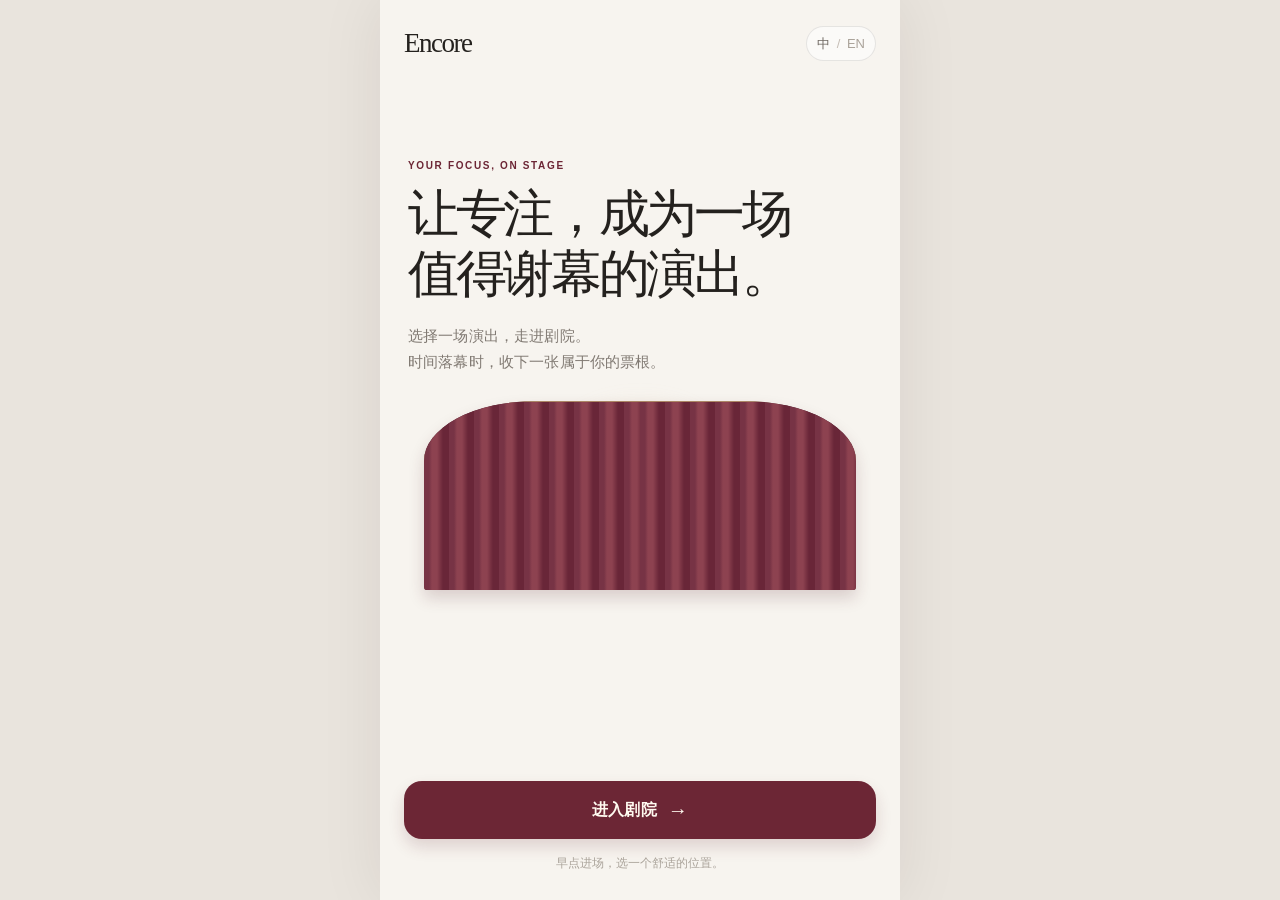
<file: index.html>
<!doctype html>
<html lang="zh-CN">
  <head>
    <meta charset="UTF-8" />
    <meta name="viewport" content="width=device-width, initial-scale=1.0" />
    <meta name="theme-color" content="#f7f4ef" />
    <title>Encore — 让专注成为一场演出</title>
    <link rel="stylesheet" href="styles.css" />
  </head>
  <body>
    <main class="welcome-page">
      <nav class="top-bar" aria-label="顶部导航">
        <span class="brand">Encore</span>
        <button class="language-button" type="button" aria-label="Switch language">
          <span class="language-option language-option--active" data-language="zh">中</span>
          <span class="language-divider" aria-hidden="true">/</span>
          <span class="language-option" data-language="en">EN</span>
        </button>
      </nav>

      <section class="hero" aria-labelledby="welcome-title">
        <p class="eyebrow" data-i18n="eyebrow">YOUR FOCUS, ON STAGE</p>
        <h1 id="welcome-title" data-i18n="title">让专注，成为一场<br />值得谢幕的演出。</h1>
        <p class="intro" data-i18n="intro">
          选择一场演出，走进剧院。<br />
          时间落幕时，收下一张属于你的票根。
        </p>
      </section>

      <section class="stage-card" aria-label="Encore 剧院预览">
        <div class="stage-card__glow"></div>
        <div class="proscenium" aria-hidden="true">
          <div class="curtain curtain--left"></div>
          <div class="curtain curtain--right"></div>
          <div class="stage-light"></div>
        </div>
      </section>

      <div class="welcome-actions">
        <a class="primary-button" href="home.html">
          <span data-i18n="start">进入剧院</span>
          <span class="button-arrow" aria-hidden="true">→</span>
        </a>
        <p class="hint" data-i18n="hint">早点进场，选一个舒适的位置。</p>
      </div>
    </main>
    <div class="theatre-transition" aria-hidden="true"><div class="theatre-transition__curtain theatre-transition__curtain--left"></div><div class="theatre-transition__curtain theatre-transition__curtain--right"></div><span>ENCORE</span></div>
    <script src="app.js"></script>
  </body>
</html>
</file>
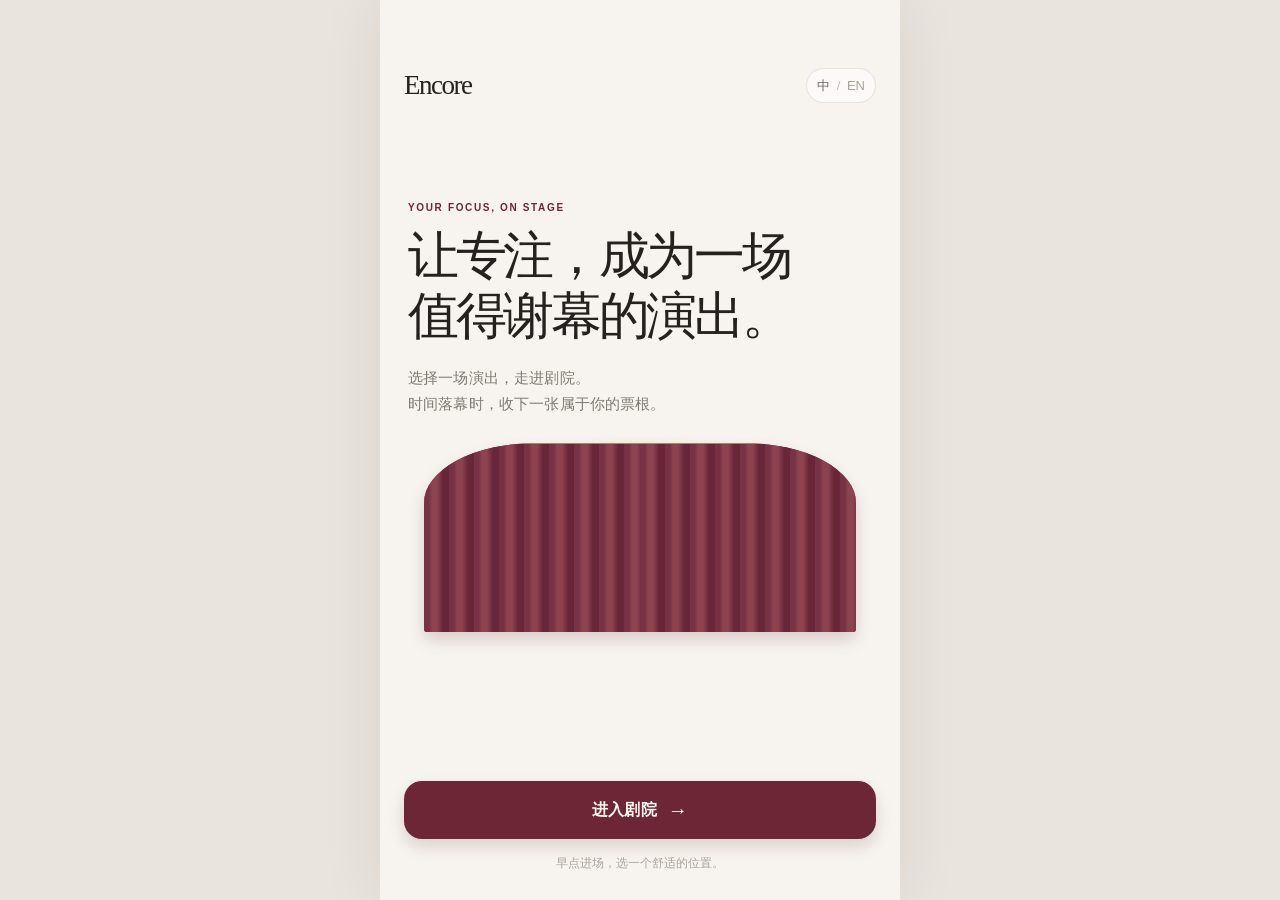
<file: xhs-minitool/index.html>
<!doctype html>
<html lang="zh-CN"><head><meta charset="UTF-8" /><meta name="viewport" content="width=device-width, initial-scale=1.0, maximum-scale=1.0, user-scalable=no, viewport-fit=cover" /><meta name="theme-color" content="#f7f4ef" /><title>Encore</title><link rel="stylesheet" href="./router.css" /><link rel="stylesheet" href="./styles.css" data-style="welcome" disabled />
<link rel="stylesheet" href="./home.css" data-style="home" disabled />
<link rel="stylesheet" href="./ticket.css" data-style="ticket" disabled />
<link rel="stylesheet" href="./focus.css" data-style="focus" disabled />
<link rel="stylesheet" href="./focus-layout.css" data-style="focus" disabled />
<link rel="stylesheet" href="./tickets.css" data-style="tickets" disabled /></head><body><div id="minitool-root"></div><template id="page-welcome">
    <main class="welcome-page">
      <nav class="top-bar" aria-label="顶部导航">
        <span class="brand">Encore</span>
        <button class="language-button" type="button" aria-label="Switch language">
          <span class="language-option language-option--active" data-language="zh">中</span>
          <span class="language-divider" aria-hidden="true">/</span>
          <span class="language-option" data-language="en">EN</span>
        </button>
      </nav>

      <section class="hero" aria-labelledby="welcome-title">
        <p class="eyebrow" data-i18n="eyebrow">YOUR FOCUS, ON STAGE</p>
        <h1 id="welcome-title" data-i18n="title">让专注，成为一场<br />值得谢幕的演出。</h1>
        <p class="intro" data-i18n="intro">
          选择一场演出，走进剧院。<br />
          时间落幕时，收下一张属于你的票根。
        </p>
      </section>

      <section class="stage-card" aria-label="Encore 剧院预览">
        <div class="stage-card__glow"></div>
        <div class="proscenium" aria-hidden="true">
          <div class="curtain curtain--left"></div>
          <div class="curtain curtain--right"></div>
          <div class="stage-light"></div>
        </div>
      </section>

      <div class="welcome-actions">
        <a class="primary-button" href="#home" data-route="home">
          <span data-i18n="start">进入剧院</span>
          <span class="button-arrow" aria-hidden="true">→</span>
        </a>
        <p class="hint" data-i18n="hint">早点进场，选一个舒适的位置。</p>
      </div>
    </main>
    <div class="theatre-transition" aria-hidden="true"><div class="theatre-transition__curtain theatre-transition__curtain--left"></div><div class="theatre-transition__curtain theatre-transition__curtain--right"></div><span>ENCORE</span></div>
    
  </template>
<template id="page-home">
    <main class="theatre-app">
      <header class="app-header">
        <a class="brand" href="#welcome" data-route="welcome">Encore</a>
        <div class="header-controls">
          <button class="language-toggle" id="language-toggle" type="button" aria-label="切换语言"><span data-language="zh">中</span><i>/</i><span data-language="en">EN</span></button>
          <button class="quiet-button" type="button" aria-label="查看本月观演时长"><span id="current-month"></span><b id="current-day"></b></button>
        </div>
      </header>
      <section class="resume-performance" id="resume-performance" hidden>
        <p id="resume-performance-kicker">未完成的演出</p><h2 id="resume-performance-title"></h2><span id="resume-performance-meta"></span><button type="button" id="resume-performance-button">继续下半场 <i>→</i></button>
      </section>

      <section class="screen" id="screen-explore" aria-labelledby="explore-title">
        <p class="eyebrow" data-i18n="exploreEyebrow">CURATED FOR TONIGHT</p>
        <h1 id="explore-title" data-i18n="exploreTitle">今晚，想看哪一场？</h1>
        <p class="screen-intro" data-i18n="exploreIntro">从一场演出开始，给时间一个值得期待的结尾。</p>
        <div class="show-list" id="show-list"></div>
      </section>

      <section class="screen screen--active" id="screen-custom" aria-labelledby="custom-title">
        <p class="eyebrow" data-i18n="customEyebrow">YOUR PERSONAL MATINÉE</p>
        <h1 id="custom-title">为自己安排一场演出。</h1>
        <p class="screen-intro" id="custom-subtitle">从剧名到座位，为自己安排好这一晚。</p>
        <article class="poster-card" id="poster-card" aria-label="自定义音乐剧海报">
          <div class="poster-stars" aria-hidden="true">✦　·　✦</div>
          <div class="poster-arch" aria-hidden="true"><span></span></div>
          <p class="poster-kicker" id="poster-kicker">AN ENCORE ORIGINAL</p>
          <h2 id="poster-title">一段属于你的<br />安静时光</h2>
          <p class="poster-meta" id="poster-meta">ONE NIGHT ONLY · 2026</p>
        </article>
        <div class="setting-card" id="settings-list" aria-label="本场演出信息"></div>
        <label class="save-show" id="save-show-row"><input id="save-show" type="checkbox" /><span class="save-show__box" aria-hidden="true">✓</span><span>将这场演出加入探索剧目</span></label>
        <button class="remove-show" id="remove-saved-show" type="button" hidden></button><a class="continue-button" id="print-ticket" href="#ticket" data-route="ticket">打印入场券 <span>→</span></a><p class="local-storage-note custom-storage-note" id="custom-storage-note">你填写的演出信息与票根仅保存在当前设备，不会上传或共享。请勿填写或传播侵权、违法违规或侵犯他人权益的内容。</p>
      </section>

      <section class="screen" id="screen-wallet" aria-labelledby="wallet-title">
        <p class="eyebrow" data-i18n="walletEyebrow">YOUR COLLECTED ENCORES</p>
        <h1 id="wallet-title" data-i18n="walletTitle">我的票夹</h1>
        <p class="screen-intro" data-i18n="walletIntro">每张票根，都是一段已经好好度过的时间。</p>
        <div class="ticket-fan" id="ticket-fan" aria-label="已观看演出票"></div>
        <div class="wallet-summary">
          <div><span data-i18n="monthTotal">本月观演</span><b id="month-minutes" data-i18n="zeroMinutes">0 分钟</b></div>
          <div><span data-i18n="collected">已收藏</span><b id="ticket-total" data-i18n="zeroTickets">0 张票根</b></div>
        </div>
        <p class="empty-note" data-i18n="emptyNote">第一场演出结束后，票根会在这里慢慢铺开。</p>
        <p class="local-storage-note" id="local-storage-note">你的专注记录与票根签名仅保存在当前设备，不会上传或共享。</p><button class="continue-button" id="view-all-tickets" type="button" style="width:100%;margin-top:18px;border:0">查看全部票根 <span>→</span></button><button class="clear-local-data" id="clear-local-data" type="button">清空本地记录</button>
      </section>

      <nav class="tab-bar" aria-label="主导航">
        <button class="tab" type="button" data-screen="explore">
          <svg viewBox="0 0 24 24" aria-hidden="true"><circle cx="12" cy="12" r="8.5"/><path d="m14.7 9.3-1.9 4.3-4.3 1.9 1.9-4.3 4.3-1.9Z"/></svg>
          <span data-i18n="navExplore">探索剧目</span>
        </button>
        <button class="tab tab--active" type="button" data-screen="custom">
          <span class="plus-mark" aria-hidden="true">+</span>
          <span data-i18n="navCustom">自定义剧目</span>
        </button>
        <button class="tab" type="button" data-screen="wallet">
          <svg viewBox="0 0 24 24" aria-hidden="true"><path d="M4.5 8.5a2 2 0 0 1 2-2h11a2 2 0 0 1 2 2v7a2 2 0 0 1-2 2h-11a2 2 0 0 1-2-2v-7Z"/><path d="M8.5 6.5v11M15.5 6.5v11M4.5 10h3M16.5 10h3M4.5 14h3M16.5 14h3"/></svg>
          <span data-i18n="navWallet">我的票夹</span>
        </button>
      </nav>
      <section class="signature-dialog" id="signature-dialog" aria-labelledby="signature-title" aria-hidden="true" hidden>
        <div class="signature-sheet">
          <div class="signature-sheet__header">
            <div><p id="signature-kicker">ENCORE / TICKET STUB</p><h2 id="signature-title">为我的票根签名</h2></div>
            <button class="signature-close" id="signature-close" type="button" aria-label="关闭">×</button>
          </div>
          <p class="signature-ticket-name" id="signature-ticket-name"></p>
          <div class="signature-canvas-wrap"><canvas id="signature-canvas" aria-label="在票根上签名或绘画"></canvas></div>
          <div class="signature-tools" aria-label="马克笔颜色">
            <span id="signature-tool-label">选择马克笔</span>
            <button class="marker marker--gold is-selected" type="button" data-color="#b98a36" aria-label="金色"></button>
            <button class="marker marker--silver" type="button" data-color="#8e949d" aria-label="银色"></button>
            <button class="marker marker--blue" type="button" data-color="#3d6f9e" aria-label="蓝色"></button>
            <button class="marker marker--black" type="button" data-color="#24211e" aria-label="黑色"></button>
            <button class="signature-undo" id="signature-undo" type="button">撤回</button>
            <button class="signature-clear" id="signature-clear" type="button">清除</button>
          </div>
          <p class="signature-note" id="signature-note">你的笔迹会保存到这张票根。</p>
        </div>
      </section>
      <section class="ticket-detail" id="ticket-detail" aria-labelledby="ticket-detail-title" aria-hidden="true" hidden>
        <article class="ticket-detail__paper">
          <button class="ticket-detail__close" id="ticket-detail-close" type="button" aria-label="关闭">×</button>
          <p>ENCORE / TICKET STUB</p>
          <h2 id="ticket-detail-title"></h2>
          <span id="ticket-detail-venue"></span>
          <div class="ticket-detail__rule"></div>
          <dl><div><dt>FOCUS TIME</dt><dd id="ticket-detail-time"></dd></div><div><dt>SEAT</dt><dd id="ticket-detail-seat"></dd></div><div><dt>STATUS</dt><dd id="ticket-detail-status"></dd></div></dl>
          <img id="ticket-detail-signature" alt="" hidden />
          <div class="ticket-detail__actions" style="position:absolute;z-index:3;right:20px;bottom:17px;display:flex;gap:8px"><button class="ticket-detail__download" id="ticket-detail-download" type="button" style="padding:8px 11px;border:1px solid #6c2635;border-radius:8px;color:#6c2635;background:#fffaf0;font-size:11px;font-weight:650">保存图片</button><button class="ticket-detail__sign" id="ticket-detail-sign" type="button" style="position:static">为我的票根签名</button></div>
        </article>
      </section>
    </main>
    
    
  </template>
<template id="page-ticket">
    <main class="ticket-page">
      <header><button class="back" type="button" data-route="home#custom" aria-label="返回">‹</button><span class="brand">Encore</span><span class="header-space"></span></header>
      <section class="print-intro"><p>TICKET STUB</p><h1>你的票根<br />正在打印。</h1><span class="printer-light"></span></section>
      <section class="printer" aria-label="票根打印机">
        <div class="printer-slot"></div>
        <article class="printed-ticket" id="printed-ticket" style="width:310px;min-height:190px;height:190px;margin-top:78px;transform:rotate(90deg)">
          <p class="ticket-brand">ENCORE / TICKET STUB</p><h2 id="ticket-title"></h2><p class="ticket-venue" id="ticket-venue"></p><div class="ticket-rule"></div>
          <dl><div><dt>DATE</dt><dd id="ticket-date"></dd></div><div><dt>FOCUS</dt><dd id="ticket-time"></dd></div><div><dt>BREAK</dt><dd id="ticket-break"></dd></div><div><dt>SEAT</dt><dd id="ticket-seat"></dd></div></dl>
        </article>
      </section>
      <a class="seat-button" href="#focus" data-route="focus">进入剧场落座 <span>→</span></a>
    </main>
    
  </template>
<template id="page-focus">
    <main class="focus-page">
      <header>
        <span class="show-heading"><span class="brand" id="show-name">Encore</span><span class="act-label" id="act-label">· ACT I</span></span>
        <span class="header-actions"><button class="leave" id="leave-button" type="button" disabled>离开剧场 · 15:00</button><button class="pause" id="pause-button" type="button">暂停</button></span>
      </header>
      <section class="stage is-entering" id="stage">
        <div class="curtain curtain-left"></div><div class="curtain curtain-right"></div>
        <div class="focus-content"><strong id="timer">90:00</strong><span id="focus-detail">演出已经开始，请将注意力留在此刻</span></div>
        <div class="curtain-content"><p id="curtain-kicker">INTERMISSION</p><h1 id="curtain-title">中场休息</h1><strong id="curtain-timer">20:00</strong><span id="curtain-detail">稍后自动开始下半场</span><div class="intermission-actions" id="intermission-actions" hidden><button id="store-intermission" type="button">暂存本场，稍后继续</button><button id="leave-intermission" type="button">直接离开</button></div><button id="curtain-action" type="button">提前回到座位</button></div>
      </section>
      <small class="absence-rule" id="absence-rule">离开剧场时将暂停计时；超过 5 分钟未返回，本场将作废。</small>
    </main>
    
  </template>
<template id="page-tickets">
    <main class="ticket-archive">
      <header><a class="archive-back" href="#home" data-route="home#wallet" aria-label="返回票夹">‹</a><span class="brand">Encore</span><div class="archive-tools"><button class="archive-language" id="archive-language" type="button" aria-label="切换语言"><span data-language="zh">中</span><i>/</i><span data-language="en">EN</span></button><span class="archive-date"><span id="archive-month"></span><b id="archive-day"></b></span></div></header>
      <section class="archive-intro"><p>YOUR COLLECTED ENCORES</p><h1>全部票根</h1><span id="archive-count"></span></section>
      <section class="depth-carousel" id="depth-carousel" aria-label="全部票根轮播" tabindex="0">
        <div class="depth-carousel__stage" id="ticket-stage"></div>
        <button class="carousel-arrow carousel-arrow--prev" id="previous-ticket" type="button" aria-label="上一张票根">‹</button>
        <button class="carousel-arrow carousel-arrow--next" id="next-ticket" type="button" aria-label="下一张票根">›</button>
        <div class="carousel-dots" id="carousel-dots" aria-label="票根位置"></div>
      </section>
      <p class="archive-note" id="archive-note">左右滑动或使用箭头翻阅你的票根。</p>
      <div class="archive-ticket-actions" id="archive-ticket-actions" hidden>
        <button id="archive-sign" type="button">为我的票根签名</button>
        <button id="archive-save" type="button">保存到相册</button>
      </div>
      <section class="archive-signature-dialog" id="archive-signature-dialog" hidden aria-modal="true" role="dialog">
        <div class="archive-signature-panel">
          <button class="archive-signature-close" id="archive-signature-close" type="button" aria-label="关闭">×</button>
          <p id="archive-signature-kicker">为我的票根签名</p>
          <div class="archive-signature-paper" id="archive-signature-paper">
            <p>ENCORE / TICKET STUB</p><h2 id="archive-signature-title"></h2><span id="archive-signature-venue"></span><div></div>
            <dl><div><dt id="signature-date-label">日期</dt><dd id="archive-signature-date"></dd></div><div><dt id="signature-focus-label">专注时长</dt><dd id="archive-signature-focus"></dd></div><div><dt id="signature-break-label">中场</dt><dd id="archive-signature-break"></dd></div><div><dt id="signature-seat-label">座位</dt><dd id="archive-signature-seat"></dd></div></dl>
            <canvas id="archive-signature-canvas"></canvas>
          </div>
          <p class="archive-marker-label" id="archive-marker-label">选择马克笔</p>
          <div class="archive-markers"><button class="archive-marker is-active" type="button" data-color="#b98a36" aria-label="金色"></button><button class="archive-marker" type="button" data-color="#9aa0a8" aria-label="银色"></button><button class="archive-marker" type="button" data-color="#285b98" aria-label="蓝色"></button><button class="archive-marker" type="button" data-color="#24211e" aria-label="黑色"></button></div>
          <div class="archive-signature-tools"><button id="archive-signature-undo" type="button">撤回</button><button id="archive-signature-clear" type="button">清除</button></div>
        </div>
      </section>
    </main>
    
  </template><script src="./router.js"></script></body></html>
</file>
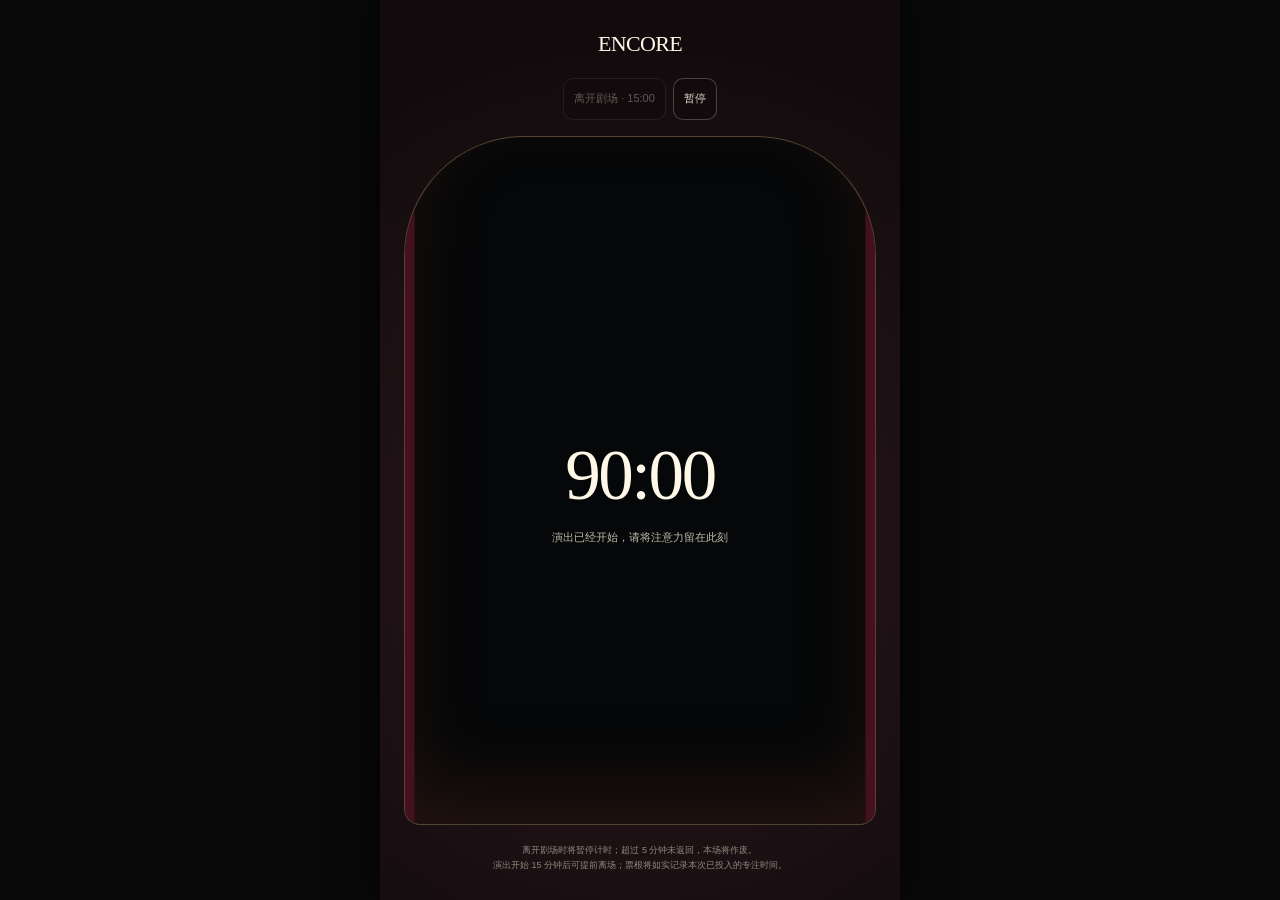
<file: focus.html>
<!doctype html>
<html lang="zh-CN">
  <head>
    <meta charset="UTF-8" />
    <meta name="viewport" content="width=device-width, initial-scale=1.0" />
    <meta name="theme-color" content="#120b0d" />
    <title>Encore — 专注中</title>
    <link rel="stylesheet" href="focus.css" />
    <link rel="stylesheet" href="focus-layout.css" />
  </head>
  <body>
    <main class="focus-page">
      <header>
        <span class="show-heading"><span class="brand" id="show-name">Encore</span><span class="act-label" id="act-label">· ACT I</span></span>
        <span class="header-actions"><button class="leave" id="leave-button" type="button" disabled>离开剧场 · 15:00</button><button class="pause" id="pause-button" type="button">暂停</button></span>
      </header>
      <section class="stage is-entering" id="stage">
        <div class="curtain curtain-left"></div><div class="curtain curtain-right"></div>
        <div class="focus-content"><strong id="timer">90:00</strong><span id="focus-detail">演出已经开始，请将注意力留在此刻</span></div>
        <div class="curtain-content"><p id="curtain-kicker">INTERMISSION</p><h1 id="curtain-title">中场休息</h1><strong id="curtain-timer">20:00</strong><span id="curtain-detail">稍后自动开始下半场</span><div class="intermission-actions" id="intermission-actions" hidden><button id="store-intermission" type="button">暂存本场，稍后继续</button><button id="leave-intermission" type="button">直接离开</button></div><button id="curtain-action" type="button">提前回到座位</button></div>
      </section>
      <small class="absence-rule" id="absence-rule">离开剧场时将暂停计时；超过 5 分钟未返回，本场将作废。</small>
    </main>
    <script src="focus.js"></script>
  </body>
</html>
</file>
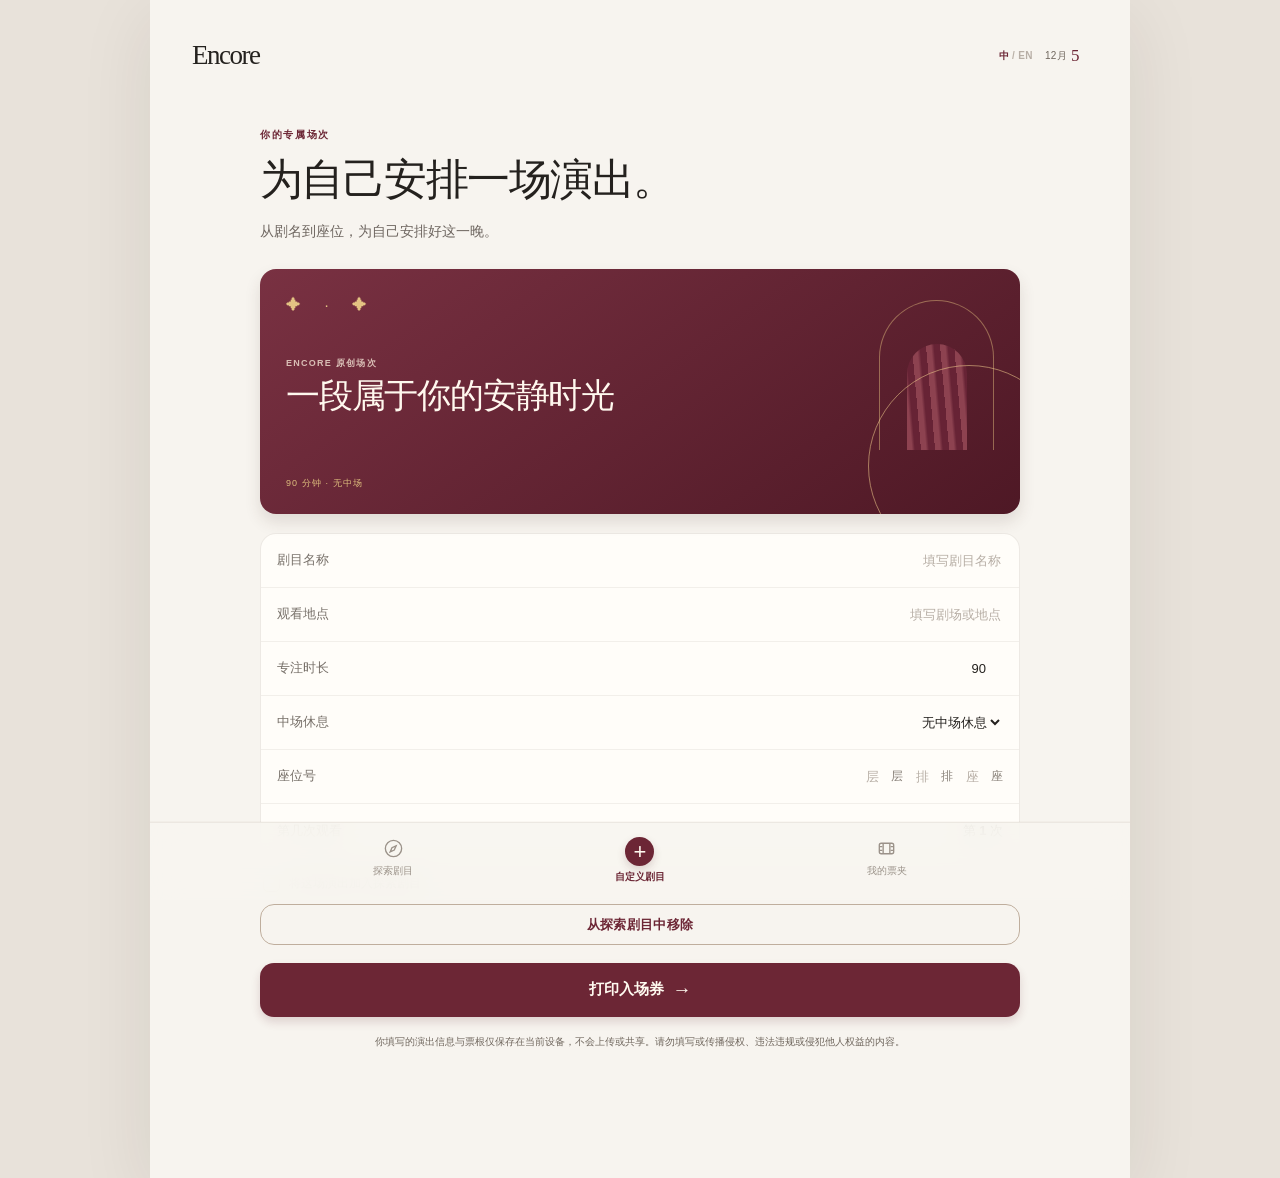
<file: home.html>
<!doctype html>
<html lang="zh-CN">
  <head>
    <meta charset="UTF-8" />
    <meta name="viewport" content="width=device-width, initial-scale=1.0" />
    <meta name="theme-color" content="#f7f4ef" />
    <title>Encore — 剧院</title>
    <link rel="stylesheet" href="home.css" />
    <style>.form-row--title{position:relative}.title-hint,.venue-hint{position:absolute;right:16px;bottom:6px;color:#a15e52;font-size:10px;line-height:1.2}.form-row--title:has(.title-hint:not([hidden])),.form-row:has(.venue-hint:not([hidden])){min-height:70px;padding-bottom:18px}.header-controls{height:35px;align-items:center;gap:12px}.language-toggle{display:flex;align-items:center;height:35px;padding:0;line-height:1}.quiet-button{display:flex;align-items:center;height:35px;padding:0;border:0;line-height:1}.language-toggle [data-language]{color:#b7aea5;transition:color .18s ease}.language-toggle [data-language].is-current{color:#6c2635}.language-toggle i{color:#bbb2a8}</style>
  </head>
  <body>
    <main class="theatre-app">
      <header class="app-header">
        <a class="brand" href="index.html">Encore</a>
        <div class="header-controls">
          <button class="language-toggle" id="language-toggle" type="button" aria-label="切换语言"><span data-language="zh">中</span><i>/</i><span data-language="en">EN</span></button>
          <button class="quiet-button" type="button" aria-label="查看本月观演时长"><span id="current-month"></span><b id="current-day"></b></button>
        </div>
      </header>

      <section class="screen" id="screen-explore" aria-labelledby="explore-title">
        <p class="eyebrow" data-i18n="exploreEyebrow">CURATED FOR TONIGHT</p>
        <h1 id="explore-title" data-i18n="exploreTitle">今晚，想看哪一场？</h1>
        <p class="screen-intro" data-i18n="exploreIntro">从一场演出开始，给时间一个值得期待的结尾。</p>
        <section class="resume-performance" id="resume-performance" hidden aria-live="polite">
          <p id="resume-kicker">还有一场未完成的演出</p>
          <h2 id="resume-title">Encore</h2>
          <span id="resume-countdown">中场休息剩余 00:00</span>
          <button id="resume-act-two" type="button">继续下半场 <i>→</i></button>
        </section>
        <div class="show-list" id="show-list"></div>
      </section>

      <section class="screen screen--active" id="screen-custom" aria-labelledby="custom-title">
        <p class="eyebrow" data-i18n="customEyebrow">YOUR PERSONAL MATINÉE</p>
        <h1 id="custom-title">为自己安排一场演出。</h1>
        <p class="screen-intro" id="custom-subtitle">从剧名到座位，为自己安排好这一晚。</p>
        <article class="poster-card" id="poster-card" aria-label="自定义音乐剧海报">
          <div class="poster-stars" aria-hidden="true">✦　·　✦</div>
          <div class="poster-arch" aria-hidden="true"><span></span></div>
          <p class="poster-kicker" id="poster-kicker">AN ENCORE ORIGINAL</p>
          <h2 id="poster-title">一段属于你的<br />安静时光</h2>
          <p class="poster-meta" id="poster-meta">ONE NIGHT ONLY · 2026</p>
        </article>
        <div class="setting-card" id="settings-list" aria-label="本场演出信息"></div>
        <label class="save-show" id="save-show-row"><input id="save-show" type="checkbox" /><span class="save-show__box" aria-hidden="true">✓</span><span>将这场演出加入探索剧目</span></label>
        <button class="remove-show" id="remove-saved-show" type="button" hidden>从探索剧目中移除</button>
        <a class="continue-button" id="print-ticket" href="ticket.html">打印入场券 <span>→</span></a>
        <p class="custom-storage-note" id="custom-storage-note">你填写的演出信息与票根仅保存在当前设备，不会上传或共享。请勿填写或传播侵权、违法违规或侵犯他人权益的内容。</p>
      </section>

      <section class="screen" id="screen-wallet" aria-labelledby="wallet-title">
        <p class="eyebrow" data-i18n="walletEyebrow">YOUR COLLECTED ENCORES</p>
        <h1 id="wallet-title" data-i18n="walletTitle">我的票夹</h1>
        <p class="screen-intro" data-i18n="walletIntro">每张票根，都是一段已经好好度过的时间。</p>
        <div class="ticket-fan" id="ticket-fan" aria-label="已观看演出票"></div>
        <div class="wallet-summary">
          <div><span data-i18n="monthTotal">本月观演</span><b id="month-minutes" data-i18n="zeroMinutes">0 分钟</b></div>
          <div><span data-i18n="collected">已收藏</span><b id="ticket-total" data-i18n="zeroTickets">0 张票根</b></div>
        </div>
        <p class="empty-note" data-i18n="emptyNote">第一场演出结束后，票根会在这里慢慢铺开。</p>
        <button class="continue-button" id="view-all-tickets" type="button" style="width:100%;margin-top:18px;border:0">查看全部票根 <span>→</span></button>
        <p class="local-storage-note" id="local-storage-note">你的专注记录与票根签名仅保存在当前设备，不会上传或共享。</p>
        <button class="clear-local-data" id="clear-local-data" type="button">清空本地记录</button>
      </section>

      <nav class="tab-bar" aria-label="主导航">
        <button class="tab" type="button" data-screen="explore">
          <svg viewBox="0 0 24 24" aria-hidden="true"><circle cx="12" cy="12" r="8.5"/><path d="m14.7 9.3-1.9 4.3-4.3 1.9 1.9-4.3 4.3-1.9Z"/></svg>
          <span data-i18n="navExplore">探索剧目</span>
        </button>
        <button class="tab tab--active" type="button" data-screen="custom">
          <span class="plus-mark" aria-hidden="true">+</span>
          <span data-i18n="navCustom">自定义剧目</span>
        </button>
        <button class="tab" type="button" data-screen="wallet">
          <svg viewBox="0 0 24 24" aria-hidden="true"><path d="M4.5 8.5a2 2 0 0 1 2-2h11a2 2 0 0 1 2 2v7a2 2 0 0 1-2 2h-11a2 2 0 0 1-2-2v-7Z"/><path d="M8.5 6.5v11M15.5 6.5v11M4.5 10h3M16.5 10h3M4.5 14h3M16.5 14h3"/></svg>
          <span data-i18n="navWallet">我的票夹</span>
        </button>
      </nav>
      <section class="signature-dialog" id="signature-dialog" aria-labelledby="signature-title" aria-hidden="true" hidden>
        <div class="signature-sheet">
          <div class="signature-sheet__header">
            <div><p id="signature-kicker">ENCORE / TICKET STUB</p><h2 id="signature-title">为我的票根签名</h2></div>
            <button class="signature-close" id="signature-close" type="button" aria-label="关闭">×</button>
          </div>
          <p class="signature-ticket-name" id="signature-ticket-name"></p>
          <div class="signature-canvas-wrap"><canvas id="signature-canvas" aria-label="在票根上签名或绘画"></canvas></div>
          <div class="signature-tools" aria-label="马克笔颜色">
            <span id="signature-tool-label">选择马克笔</span>
            <button class="marker marker--gold is-selected" type="button" data-color="#b98a36" aria-label="金色"></button>
            <button class="marker marker--silver" type="button" data-color="#8e949d" aria-label="银色"></button>
            <button class="marker marker--blue" type="button" data-color="#3d6f9e" aria-label="蓝色"></button>
            <button class="marker marker--black" type="button" data-color="#24211e" aria-label="黑色"></button>
            <button class="signature-undo" id="signature-undo" type="button">撤回</button>
            <button class="signature-clear" id="signature-clear" type="button">清除</button>
          </div>
          <p class="signature-note" id="signature-note">你的笔迹会保存到这张票根。</p>
        </div>
      </section>
      <section class="ticket-detail" id="ticket-detail" aria-labelledby="ticket-detail-title" aria-hidden="true" hidden>
        <article class="ticket-detail__paper">
          <button class="ticket-detail__close" id="ticket-detail-close" type="button" aria-label="关闭">×</button>
          <p>ENCORE / TICKET STUB</p>
          <h2 id="ticket-detail-title"></h2>
          <span id="ticket-detail-venue"></span>
          <div class="ticket-detail__rule"></div>
          <dl><div><dt>FOCUS TIME</dt><dd id="ticket-detail-time"></dd></div><div><dt>SEAT</dt><dd id="ticket-detail-seat"></dd></div><div><dt>STATUS</dt><dd id="ticket-detail-status"></dd></div></dl>
          <img id="ticket-detail-signature" alt="" hidden />
          <div class="ticket-detail__actions" style="position:absolute;z-index:3;right:20px;bottom:17px;display:flex;gap:8px"><button class="ticket-detail__download" id="ticket-detail-download" type="button" style="padding:8px 11px;border:1px solid #6c2635;border-radius:8px;color:#6c2635;background:#fffaf0;font-size:11px;font-weight:650">保存图片</button><button class="ticket-detail__sign" id="ticket-detail-sign" type="button" style="position:static">为我的票根签名</button></div>
        </article>
      </section>
    </main>
    <script src="home.js"></script>
  </body>
</html>
</file>
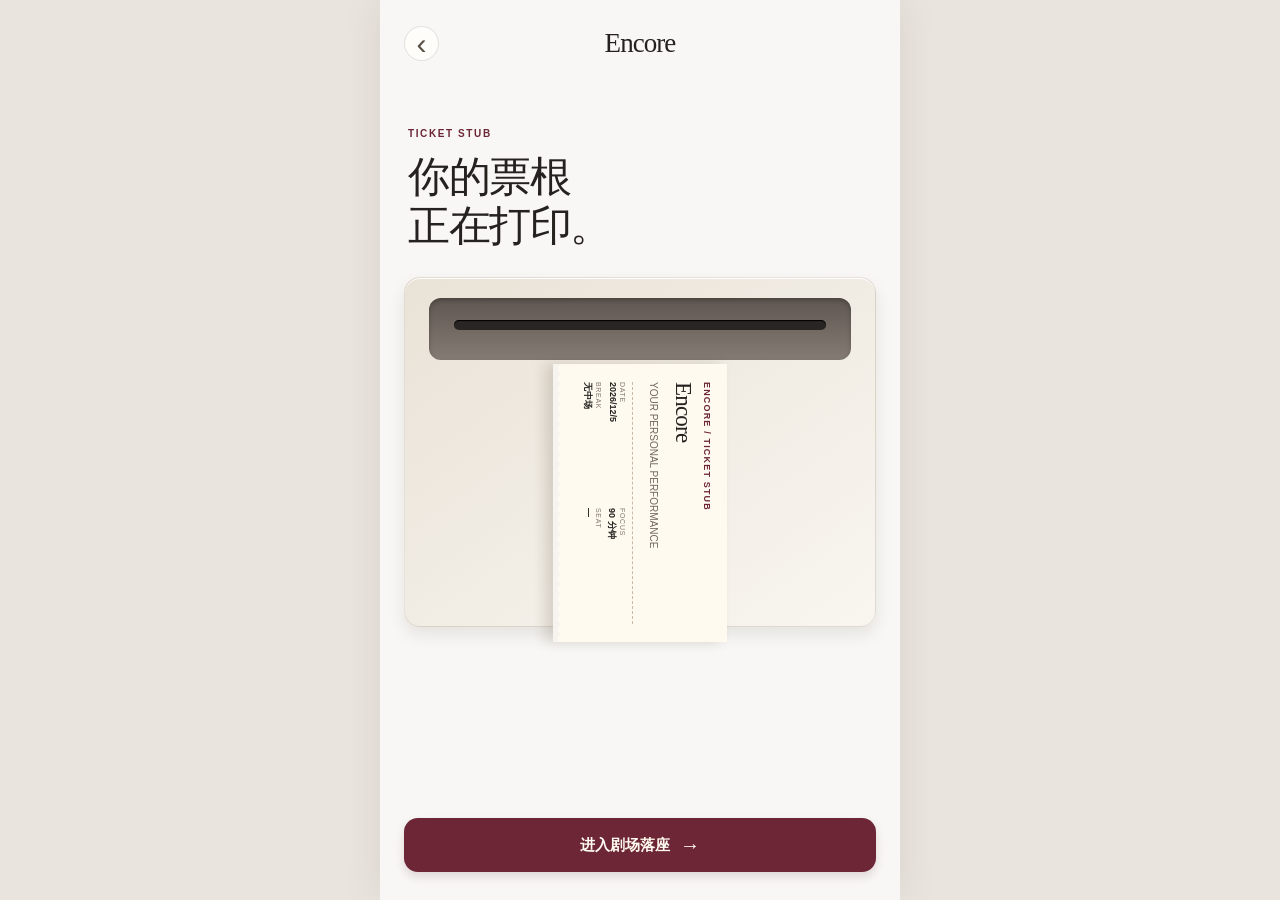
<file: ticket.html>
<!doctype html>
<html lang="zh-CN">
  <head>
    <meta charset="UTF-8" />
    <meta name="viewport" content="width=device-width, initial-scale=1.0" />
    <meta name="theme-color" content="#f7f4ef" />
    <title>Encore — 打印票根</title>
    <link rel="stylesheet" href="ticket.css" />
    <style>
      @keyframes ticket-eject {
        from { opacity:0; transform:rotate(90deg) translateX(-28px); }
        to { opacity:1; transform:rotate(90deg) translateX(46px); }
      }
      .printed-ticket { animation:ticket-eject .62s cubic-bezier(.22,.8,.24,1) both !important; }
      .printed-ticket { padding:15px 18px; }
      .printed-ticket h2 { margin:7px 0 2px; font-size:23px; }
      .printed-ticket h2 { display:-webkit-box; height:34px; overflow:hidden; line-height:1.02; -webkit-box-orient:vertical; -webkit-line-clamp:2; }
      .ticket-venue { display:-webkit-box; height:20px; overflow:hidden; font-size:10px; line-height:1.15; -webkit-box-orient:vertical; -webkit-line-clamp:2; }
      .ticket-rule { margin:6px 0; }
      .printed-ticket dl { grid-template-columns:repeat(2,1fr); gap:3px 10px; }
      .printed-ticket dl div:last-child { grid-column:auto; }
      .printed-ticket dt { font-size:7px; }
      .printed-ticket dd { margin-top:1px; font-size:9px; }
    </style>
  </head>
  <body>
    <main class="ticket-page">
      <header><button class="back" type="button" aria-label="返回">‹</button><span class="brand">Encore</span><span class="header-space"></span></header>
      <section class="print-intro"><p>TICKET STUB</p><h1>你的票根<br />正在打印。</h1><span class="printer-light"></span></section>
      <section class="printer" aria-label="票根打印机">
        <div class="printer-slot"></div>
        <article class="printed-ticket" id="printed-ticket" style="width:278px;min-height:174px;height:174px;margin-top:70px;transform:rotate(90deg)">
          <p class="ticket-brand">ENCORE / TICKET STUB</p><h2 id="ticket-title"></h2><p class="ticket-venue" id="ticket-venue"></p><div class="ticket-rule"></div>
          <dl><div><dt>DATE</dt><dd id="ticket-date"></dd></div><div><dt>FOCUS</dt><dd id="ticket-time"></dd></div><div><dt>BREAK</dt><dd id="ticket-break"></dd></div><div><dt>SEAT</dt><dd id="ticket-seat"></dd></div></dl>
        </article>
      </section>
      <a class="seat-button" href="focus.html">进入剧场落座 <span>→</span></a>
    </main>
    <script src="ticket.js"></script>
  </body>
</html>
</file>
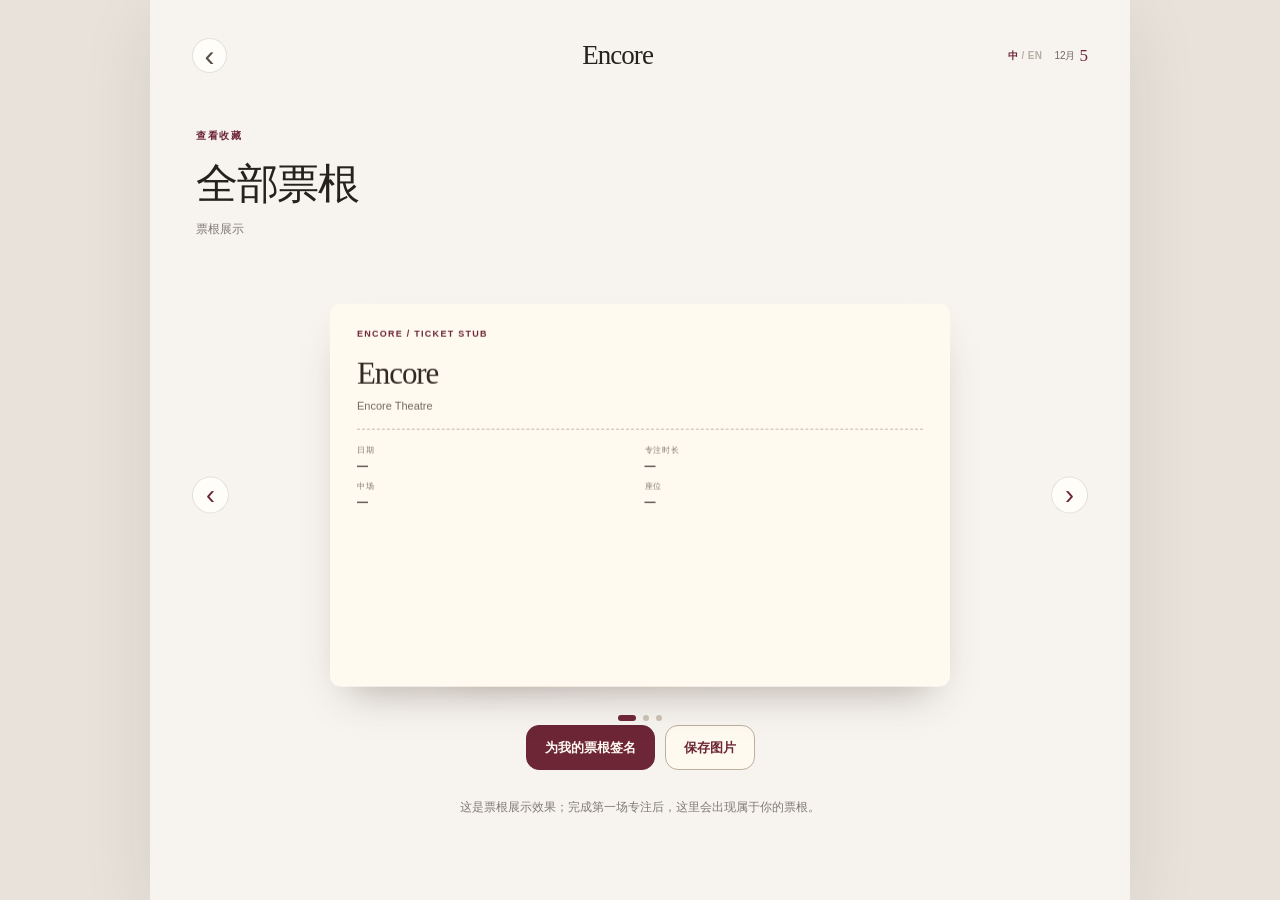
<file: tickets.html>
<!doctype html>
<html lang="zh-CN">
  <head>
    <meta charset="UTF-8" />
    <meta name="viewport" content="width=device-width, initial-scale=1.0" />
    <meta name="theme-color" content="#f7f4ef" />
    <title>Encore — 全部票根</title>
    <link rel="stylesheet" href="tickets.css" />
    <style>header{grid-template-columns:35px 1fr auto}.archive-tools{display:flex;align-items:center;gap:12px;height:35px}.archive-language{display:flex;align-items:center;height:35px;padding:0;border:0;background:transparent;font-size:10px;font-weight:650;letter-spacing:.04em;line-height:1}.archive-language i{margin:0 3px;color:#bbb2a8;font-style:normal}.archive-language [data-language]{color:#b7aea5;transition:color .18s ease}.archive-language [data-language].is-current{color:#6c2635}.archive-date{display:flex;align-items:center;height:35px;color:#70675e;font-size:10px;line-height:1}.archive-date b{margin-left:4px;color:#6c2635;font-family:Didot,serif;font-size:17px;font-weight:500;line-height:1}.archive-language:focus-visible{outline:2px solid #c8a869;outline-offset:3px}</style>
  </head>
  <body>
    <main class="ticket-archive">
      <header><a class="archive-back" href="home.html#wallet" aria-label="返回票夹">‹</a><span class="brand">Encore</span><div class="archive-tools"><button class="archive-language" id="archive-language" type="button" aria-label="切换语言"><span data-language="zh">中</span><i>/</i><span data-language="en">EN</span></button><span class="archive-date"><span id="archive-month"></span><b id="archive-day"></b></span></div></header>
      <section class="archive-intro"><p>YOUR COLLECTED ENCORES</p><h1>全部票根</h1><span id="archive-count"></span></section>
      <section class="depth-carousel" id="depth-carousel" aria-label="全部票根轮播" tabindex="0">
        <div class="depth-carousel__stage" id="ticket-stage"></div>
        <button class="carousel-arrow carousel-arrow--prev" id="previous-ticket" type="button" aria-label="上一张票根">‹</button>
        <button class="carousel-arrow carousel-arrow--next" id="next-ticket" type="button" aria-label="下一张票根">›</button>
        <div class="carousel-dots" id="carousel-dots" aria-label="票根位置"></div>
      </section>
      <p class="archive-note" id="archive-note">左右滑动或使用箭头翻阅你的票根。</p>
    </main>
    <script src="tickets.js"></script>
  </body>
</html>
</file>
<file: styles.css>
:root {
  color-scheme: light;
  --ink: #24211e;
  --muted: #817a73;
  --paper: #f7f4ef;
  --wine: #6c2635;
  --wine-deep: #44131d;
  --gold: #c8a869;
  font-family: -apple-system, BlinkMacSystemFont, "SF Pro Display", "PingFang SC", "Hiragino Sans GB", "Microsoft YaHei", sans-serif;
}

* { box-sizing: border-box; }

body {
  min-width: 320px;
  min-height: 100vh;
  margin: 0;
  color: var(--ink);
  background:
    radial-gradient(circle at 87% 3%, rgba(255, 255, 255, .92), transparent 22rem),
    var(--paper);
}

button, a { -webkit-tap-highlight-color: transparent; }

.welcome-page {
  width: min(100%, 520px);
  min-height: 100dvh;
  margin: 0 auto;
  padding: max(26px, env(safe-area-inset-top)) 24px max(28px, env(safe-area-inset-bottom));
  display: flex;
  flex-direction: column;
}

.top-bar {
  display: flex;
  align-items: center;
  justify-content: space-between;
}

.brand {
  font-family: Didot, "Iowan Old Style", "Times New Roman", serif;
  font-size: 27px;
  line-height: 1;
  letter-spacing: -.055em;
}

.language-button {
  min-width: 60px;
  height: 35px;
  padding: 0 10px;
  border: 1px solid rgba(36, 33, 30, .10);
  border-radius: 18px;
  color: #6f6862;
  background: rgba(255, 255, 255, .54);
  font: 500 13px/1 -apple-system, BlinkMacSystemFont, sans-serif;
}

.language-option { transition: color .2s ease, opacity .2s ease; }
.language-option:not(.language-option--active) { color: #aaa39a; }
.language-divider { margin: 0 3px; color: #c5bdb5; }

.hero { padding: clamp(67px, 11vh, 118px) 4px 27px; }

.eyebrow {
  margin: 0 0 14px;
  color: var(--wine);
  font-size: 10px;
  font-weight: 700;
  letter-spacing: .165em;
}

h1 {
  margin: 0;
  font-family: Didot, "Iowan Old Style", "Songti SC", "STSong", serif;
  font-size: clamp(38px, 9.8vw, 51px);
  font-weight: 500;
  line-height: 1.17;
  letter-spacing: -.065em;
}

.intro {
  margin: 19px 0 0;
  color: var(--muted);
  font-size: 15px;
  line-height: 1.7;
  letter-spacing: .01em;
}

.stage-card {
  position: relative;
  height: min(45vw, 220px);
  min-height: 166px;
  padding-bottom: 31px;
}

.stage-card__glow {
  position: absolute;
  width: 210px;
  height: 150px;
  left: 50%;
  top: -16px;
  transform: translateX(-50%);
  background: radial-gradient(ellipse, rgba(218, 183, 112, .23), rgba(230, 205, 159, .08) 42%, transparent 70%);
  filter: blur(5px);
}

.proscenium { position: absolute; inset: 0 20px 31px; overflow: hidden; border-radius: 112px 112px 3px 3px / 60px 60px 3px 3px; background: #4a1826; box-shadow: 0 8px 16px rgba(81, 31, 42, .18); }

.proscenium::before {
  position: absolute;
  z-index: 2;
  inset: 0;
  border: 1px solid rgba(225, 195, 137, .65);
  border-bottom: 0;
  border-radius: 104px 104px 0 0 / 55px 55px 0 0;
  content: "";
}

.curtain {
  position: absolute;
  z-index: 3;
  top: 1px;
  bottom: 0;
  width: 50%;
  opacity: 1;
  background: repeating-linear-gradient(90deg, #773345 0 5px, #8d4250 8px 13px, #692638 19px 25px);
  box-shadow: none;
}

.curtain--left { left: 0; border-radius: 95px 0 0 0 / 52px 0 0 0; }
.curtain--right { right: 0; border-radius: 0 95px 0 0 / 0 52px 0 0; }

.stage-light {
  position: absolute;
  z-index: 1;
  left: 38%;
  bottom: 0;
  width: 24%;
  height: 64%;
  background: linear-gradient(to bottom, rgba(218, 179, 102, .5), rgba(222, 190, 130, .03));
  clip-path: polygon(35% 0, 65% 0, 100% 100%, 0 100%);
}

.stage-caption {
  position: absolute;
  z-index: 5;
  bottom: 0;
  left: 50%;
  margin: 0;
  padding: 7px 15px 6px;
  border: 1px solid rgba(180, 143, 73, .48);
  border-radius: 999px;
  color: #6f5231;
  background: #fbf6ec;
  text-align: center;
  font-size: 10px;
  font-weight: 650;
  letter-spacing: .12em;
  white-space: nowrap;
  transform: translateX(-50%);
}

.welcome-actions { margin-top: auto; padding-top: 34px; text-align: center; }

.primary-button {
  min-height: 58px;
  border-radius: 18px;
  display: flex;
  align-items: center;
  justify-content: center;
  gap: 11px;
  color: #fffaf0;
  background: var(--wine);
  box-shadow: 0 8px 16px rgba(94, 31, 45, .16);
  font-size: 16px;
  font-weight: 650;
  letter-spacing: .015em;
  text-decoration: none;
  transition: transform .2s ease, background .2s ease;
}

.primary-button:active { transform: scale(.982); background: var(--wine-deep); }
.primary-button:focus-visible, .language-button:focus-visible { outline: 3px solid rgba(200, 168, 105, .65); outline-offset: 3px; }
.button-arrow { font-size: 20px; font-weight: 300; line-height: .8; }

.theatre-transition { position:fixed; z-index:20; inset:0; display:grid; place-items:center; overflow:hidden; opacity:0; pointer-events:none; background:#16080d; transition:opacity .12s ease; }
.theatre-transition__curtain { position:absolute; top:0; bottom:0; width:52%; background:repeating-linear-gradient(90deg,#551827 0 7px,#813247 10px 18px,#9e4c5c 21px 27px,#5a1728 31px 39px); box-shadow:inset -16px 0 22px rgba(33,4,12,.34); transition:transform .72s cubic-bezier(.16,.8,.22,1); }
.theatre-transition__curtain--left { left:0; }.theatre-transition__curtain--right { right:0; transform:scaleX(-1); }
.theatre-transition span { position:relative; z-index:1; opacity:0; color:rgba(246,224,184,.72); font-family:Didot,"Iowan Old Style",serif; font-size:18px; letter-spacing:.08em; transition:opacity .18s ease; }
body.is-entering .theatre-transition { opacity:1; }
body.is-entering .theatre-transition span { opacity:1; }
body.is-opening .theatre-transition__curtain--left { transform:translateX(-104%); }
body.is-opening .theatre-transition__curtain--right { transform:scaleX(-1) translateX(-104%); }
body.is-opening .theatre-transition span { opacity:0; }

.hint { margin: 16px 0 0; color: #aaa39a; font-size: 12px; }

@media (min-width: 700px) {
  body { background: #e9e4dd; }
  .welcome-page { box-shadow: 0 0 60px rgba(35, 29, 21, .08); background: var(--paper); }
}

@media (max-height: 700px) {
  .hero { padding-top: 48px; }
  .stage-card { min-height: 132px; }
  .welcome-actions { padding-top: 22px; }
}

@media (prefers-reduced-motion: reduce) { .theatre-transition, .theatre-transition__curtain, .theatre-transition span { transition-duration: .01ms; } }
</file>
<file: xhs-minitool/router.css>
html,body,#minitool-root{min-height:100%;margin:0}body{-webkit-tap-highlight-color:transparent;-webkit-touch-callout:none}#minitool-root{width:100%}:root{--xhs-header-clearance:42px;--xhs-safe-top:var(--safe-area-inset-top,env(safe-area-inset-top,0px))}.welcome-page,.theatre-app,.ticket-page,.focus-page,.ticket-archive{padding-top:calc(max(26px,var(--xhs-safe-top)) + var(--xhs-header-clearance))!important}@media(prefers-reduced-motion:reduce){*{animation-duration:.01ms!important;transition-duration:.01ms!important}}
</file>
<file: xhs-minitool/styles.css>
:root {
  color-scheme: light;
  --ink: #24211e;
  --muted: #817a73;
  --paper: #f7f4ef;
  --wine: #6c2635;
  --wine-deep: #44131d;
  --gold: #c8a869;
  font-family: -apple-system, BlinkMacSystemFont, "SF Pro Display", "PingFang SC", "Hiragino Sans GB", "Microsoft YaHei", sans-serif;
}

* { box-sizing: border-box; }

body {
  min-width: 320px;
  min-height: 100vh;
  margin: 0;
  color: var(--ink);
  background:
    radial-gradient(circle at 87% 3%, rgba(255, 255, 255, .92), transparent 22rem),
    var(--paper);
}

button, a { -webkit-tap-highlight-color: transparent; }

.welcome-page {
  width: min(100%, 520px);
  min-height: 100dvh;
  margin: 0 auto;
  padding: max(26px, env(safe-area-inset-top)) 24px max(28px, env(safe-area-inset-bottom));
  display: flex;
  flex-direction: column;
}

.top-bar {
  display: flex;
  align-items: center;
  justify-content: space-between;
}

.brand {
  font-family: Didot, "Iowan Old Style", "Times New Roman", serif;
  font-size: 27px;
  line-height: 1;
  letter-spacing: -.055em;
}

.language-button {
  min-width: 60px;
  height: 35px;
  padding: 0 10px;
  border: 1px solid rgba(36, 33, 30, .10);
  border-radius: 18px;
  color: #6f6862;
  background: rgba(255, 255, 255, .54);
  font: 500 13px/1 -apple-system, BlinkMacSystemFont, sans-serif;
}

.language-option { transition: color .2s ease, opacity .2s ease; }
.language-option:not(.language-option--active) { color: #aaa39a; }
.language-divider { margin: 0 3px; color: #c5bdb5; }

.hero { padding: clamp(67px, 11vh, 118px) 4px 27px; }

.eyebrow {
  margin: 0 0 14px;
  color: var(--wine);
  font-size: 10px;
  font-weight: 700;
  letter-spacing: .165em;
}

h1 {
  margin: 0;
  font-family: Didot, "Iowan Old Style", "Songti SC", "STSong", serif;
  font-size: clamp(38px, 9.8vw, 51px);
  font-weight: 500;
  line-height: 1.17;
  letter-spacing: -.065em;
}

.intro {
  margin: 19px 0 0;
  color: var(--muted);
  font-size: 15px;
  line-height: 1.7;
  letter-spacing: .01em;
}

.stage-card {
  position: relative;
  height: min(45vw, 220px);
  min-height: 166px;
  padding-bottom: 31px;
}

.stage-card__glow {
  position: absolute;
  width: 210px;
  height: 150px;
  left: 50%;
  top: -16px;
  transform: translateX(-50%);
  background: radial-gradient(ellipse, rgba(218, 183, 112, .23), rgba(230, 205, 159, .08) 42%, transparent 70%);
  filter: blur(5px);
}

.proscenium { position: absolute; inset: 0 20px 31px; overflow: hidden; border-radius: 112px 112px 3px 3px / 60px 60px 3px 3px; background: #4a1826; box-shadow: 0 8px 16px rgba(81, 31, 42, .18); }

.proscenium::before {
  position: absolute;
  z-index: 2;
  inset: 0;
  border: 1px solid rgba(225, 195, 137, .65);
  border-bottom: 0;
  border-radius: 104px 104px 0 0 / 55px 55px 0 0;
  content: "";
}

.curtain {
  position: absolute;
  z-index: 3;
  top: 1px;
  bottom: 0;
  width: 50%;
  opacity: 1;
  background: repeating-linear-gradient(90deg, #773345 0 5px, #8d4250 8px 13px, #692638 19px 25px);
  box-shadow: none;
}

.curtain--left { left: 0; border-radius: 95px 0 0 0 / 52px 0 0 0; }
.curtain--right { right: 0; border-radius: 0 95px 0 0 / 0 52px 0 0; }

.stage-light {
  position: absolute;
  z-index: 1;
  left: 38%;
  bottom: 0;
  width: 24%;
  height: 64%;
  background: linear-gradient(to bottom, rgba(218, 179, 102, .5), rgba(222, 190, 130, .03));
  clip-path: polygon(35% 0, 65% 0, 100% 100%, 0 100%);
}

.stage-caption {
  position: absolute;
  z-index: 5;
  bottom: 0;
  left: 50%;
  margin: 0;
  padding: 7px 15px 6px;
  border: 1px solid rgba(180, 143, 73, .48);
  border-radius: 999px;
  color: #6f5231;
  background: #fbf6ec;
  text-align: center;
  font-size: 10px;
  font-weight: 650;
  letter-spacing: .12em;
  white-space: nowrap;
  transform: translateX(-50%);
}

.welcome-actions { margin-top: auto; padding-top: 34px; text-align: center; }

.primary-button {
  min-height: 58px;
  border-radius: 18px;
  display: flex;
  align-items: center;
  justify-content: center;
  gap: 11px;
  color: #fffaf0;
  background: var(--wine);
  box-shadow: 0 8px 16px rgba(94, 31, 45, .16);
  font-size: 16px;
  font-weight: 650;
  letter-spacing: .015em;
  text-decoration: none;
  transition: transform .2s ease, background .2s ease;
}

.primary-button:active { transform: scale(.982); background: var(--wine-deep); }
.primary-button:focus-visible, .language-button:focus-visible { outline: 3px solid rgba(200, 168, 105, .65); outline-offset: 3px; }
.button-arrow { font-size: 20px; font-weight: 300; line-height: .8; }

.theatre-transition { position:fixed; z-index:20; inset:0; display:grid; place-items:center; overflow:hidden; opacity:0; pointer-events:none; background:#16080d; transition:opacity .12s ease; }
.theatre-transition__curtain { position:absolute; top:0; bottom:0; width:52%; background:repeating-linear-gradient(90deg,#551827 0 7px,#813247 10px 18px,#9e4c5c 21px 27px,#5a1728 31px 39px); box-shadow:inset -16px 0 22px rgba(33,4,12,.34); transition:transform .72s cubic-bezier(.16,.8,.22,1); }
.theatre-transition__curtain--left { left:0; }.theatre-transition__curtain--right { right:0; transform:scaleX(-1); }
.theatre-transition span { position:relative; z-index:1; opacity:0; color:rgba(246,224,184,.72); font-family:Didot,"Iowan Old Style",serif; font-size:18px; letter-spacing:.08em; transition:opacity .18s ease; }
body.is-entering .theatre-transition { opacity:1; }
body.is-entering .theatre-transition span { opacity:1; }
body.is-opening .theatre-transition__curtain--left { transform:translateX(-104%); }
body.is-opening .theatre-transition__curtain--right { transform:scaleX(-1) translateX(-104%); }
body.is-opening .theatre-transition span { opacity:0; }

.hint { margin: 16px 0 0; color: #aaa39a; font-size: 12px; }

@media (min-width: 700px) {
  body { background: #e9e4dd; }
  .welcome-page { box-shadow: 0 0 60px rgba(35, 29, 21, .08); background: var(--paper); }
}

@media (max-height: 700px) {
  .hero { padding-top: 48px; }
  .stage-card { min-height: 132px; }
  .welcome-actions { padding-top: 22px; }
}

@media (prefers-reduced-motion: reduce) { .theatre-transition, .theatre-transition__curtain, .theatre-transition span { transition-duration: .01ms; } }
</file>
<file: xhs-minitool/home.css>
:root { --ink:#24211e; --muted:#817a73; --paper:#f7f4ef; --wine:#6c2635; --gold:#c8a869; font-family:-apple-system,BlinkMacSystemFont,"SF Pro Display","PingFang SC","Hiragino Sans GB",sans-serif; color:var(--ink); background:var(--paper); }
* { box-sizing:border-box; }
body { min-width:320px; min-height:100vh; margin:0; background:radial-gradient(circle at 87% 3%,rgba(255,255,255,.92),transparent 22rem),var(--paper); }
button,a { -webkit-tap-highlight-color:transparent; font:inherit; }
.theatre-app { width:min(100%,520px); min-height:100dvh; margin:0 auto; padding:max(26px,env(safe-area-inset-top)) 24px calc(113px + env(safe-area-inset-bottom)); }
.app-header { display:flex; align-items:center; justify-content:space-between; }
.brand { color:var(--ink); font-family:Didot,"Iowan Old Style","Times New Roman",serif; font-size:27px; letter-spacing:-.055em; text-decoration:none; }
.quiet-button { min-width:43px; padding:4px 0 3px; border:0; border-bottom:1px solid #b9aa98; color:#70675e; background:none; font-size:10px; letter-spacing:.03em; }
.quiet-button b { margin-left:4px; color:var(--wine); font-family:Didot,serif; font-size:17px; font-weight:500; }
.screen { display:none; animation:enter .32s ease both; }
.screen--active { display:block; }
@keyframes enter { from{opacity:0;transform:translateY(7px)}to{opacity:1;transform:none} }
.eyebrow { margin:55px 0 13px; color:var(--wine); font-size:10px; font-weight:700; letter-spacing:.165em; }
h1 { margin:0; font-family:Didot,"Iowan Old Style","Songti SC",serif; font-size:clamp(33px,8.8vw,43px); font-weight:500; line-height:1.16; letter-spacing:-.065em; }
.screen-intro { margin:15px 0 26px; color:var(--muted); font-size:14px; line-height:1.65; }
.poster-card { position:relative; overflow:hidden; height:245px; padding:27px 26px; border:1px solid rgba(92,66,47,.1); border-radius:28px; color:#fff8ee; background:linear-gradient(145deg,#793142,#4e1825); box-shadow:0 15px 30px rgba(72,43,40,.13); }
.poster-card::after { position:absolute; right:-50px; bottom:-53px; width:200px; height:200px; border:1px solid rgba(240,205,141,.55); border-radius:50%; content:""; }
.poster-card--phantom { background:linear-gradient(145deg,#243a55,#101b29); }.poster-card--witch { background:linear-gradient(145deg,#70455f,#2e1f3e); }.poster-card--human { background:linear-gradient(145deg,#42494b,#1e2429); }.poster-card--interview { background:linear-gradient(145deg,#8d4c35,#4a261e); }.poster-card--hedwig { background:linear-gradient(145deg,#654a81,#2d2347); }.poster-card--sword { background:linear-gradient(145deg,#634339,#291c20); }.poster-card--six { background:linear-gradient(145deg,#2c5663,#17353b); }.poster-card--custom { background:linear-gradient(145deg,#793142,#4e1825); }
.poster-stars { color:#e4c483; font-size:15px; letter-spacing:.28em; }.poster-kicker { position:relative; z-index:1; margin:44px 0 8px; color:rgba(255,244,226,.73); font-size:9px; font-weight:700; letter-spacing:.14em; }.poster-card h2 { position:relative; z-index:1; max-width:68%; margin:0; font-family:Didot,"Songti SC",serif; font-size:clamp(28px,8vw,34px); font-weight:500; line-height:1.08; letter-spacing:-.06em; }.poster-meta { position:absolute; z-index:1; bottom:24px; margin:0; color:#ddbd7d; font-size:9px; letter-spacing:.12em; }
.poster-arch { position:absolute; right:26px; top:31px; width:115px; height:150px; border:1px solid rgba(234,201,132,.45); border-bottom:0; border-radius:65px 65px 0 0; }.poster-arch span { position:absolute; left:27px; bottom:0; width:60px; height:106px; border-radius:32px 32px 0 0; background:repeating-linear-gradient(85deg,#8d4250 0 5px,#672335 8px 14px); }
.setting-card { overflow:hidden; margin-top:19px; border:1px solid rgba(81,60,39,.08); border-radius:23px; background:rgba(255,255,255,.58); box-shadow:0 8px 20px rgba(68,58,43,.04); }
.form-row { min-height:54px; padding:0 16px; display:flex; align-items:center; gap:10px; border-bottom:1px solid rgba(72,58,42,.07); }.form-row:last-child{border-bottom:0}.form-label{flex:none;color:#777069;font-size:13px}.form-row input,.form-row select{min-width:0;flex:1;border:0;outline:0;color:var(--ink);background:transparent;font-size:13px;text-align:right}.form-row input::placeholder{color:#b7aea5}.form-row select{appearance:auto;font-weight:550}.form-row strong{margin-left:auto;font-size:13px;font-weight:550}.seat-inputs{margin-left:auto;display:flex;align-items:center;gap:3px}.seat-inputs input{width:32px;flex:none;text-align:center}.seat-inputs i{color:#867e76;font-size:12px;font-style:normal}
.form-row--duration{position:relative}.form-row--duration:has(.duration-hint:not([hidden])){min-height:70px;padding-bottom:18px}.duration-hint{position:absolute;right:16px;bottom:8px;color:#a15e52;font-size:10px;line-height:1.2}
.continue-button { min-height:57px; margin-top:18px; display:flex; align-items:center; justify-content:center; gap:9px; border-radius:18px; color:#fffaf0; background:var(--wine); box-shadow:0 8px 16px rgba(94,31,45,.15); font-size:15px; font-weight:650; text-decoration:none; }.continue-button span{font-size:19px;font-weight:300}
.save-show{margin:16px 3px 0;display:flex;align-items:center;gap:9px;color:#81786f;font-size:12px;cursor:pointer}.save-show input{position:absolute;opacity:0}.save-show__box{width:17px;height:17px;display:grid;place-items:center;border:1px solid #c8beb2;border-radius:5px;color:transparent;font-size:12px;transition:.18s ease}.save-show input:checked+.save-show__box{border-color:var(--wine);color:#fff;background:var(--wine)}
.show-list { display:grid; gap:12px; }.show-option { width:100%; min-height:104px; padding:12px; display:flex; align-items:center; gap:14px; border:1px solid rgba(81,60,39,.08); border-radius:23px; color:var(--ink); background:rgba(255,255,255,.59); box-shadow:0 8px 18px rgba(68,58,43,.04); text-align:left; }.show-option:active{transform:scale(.985)}
.show-option__art { width:69px;height:78px;position:relative;overflow:hidden;flex:none;border-radius:14px;background:linear-gradient(145deg,#763344,#471522); }.poster-art--phantom{background:linear-gradient(145deg,#243a55,#101b29)}.poster-art--witch{background:linear-gradient(145deg,#70455f,#2e1f3e)}.poster-art--human{background:linear-gradient(145deg,#42494b,#1e2429)}.poster-art--interview{background:linear-gradient(145deg,#8d4c35,#4a261e)}.poster-art--hedwig{background:linear-gradient(145deg,#654a81,#2d2347)}.poster-art--sword{background:linear-gradient(145deg,#634339,#291c20)}.poster-art--six{background:linear-gradient(145deg,#2c5663,#17353b)}.show-option__art i{position:absolute;display:block;border:1px solid rgba(238,203,133,.63);border-radius:50%;}.show-option__art i:nth-child(1){width:52px;height:52px;left:9px;top:19px}.show-option__art i:nth-child(2){width:27px;height:27px;left:21px;top:31px}.show-option__art i:nth-child(3){width:3px;height:3px;left:25px;top:16px;background:#eccd8b}.poster-art--phantom i:nth-child(1){border-radius:50% 50% 42% 42%;transform:rotate(23deg)}.poster-art--witch i:nth-child(1){border-radius:50% 10% 50% 10%;transform:rotate(45deg)}.poster-art--human i:nth-child(1){width:9px;height:60px;left:30px;top:8px;border-radius:0;background:rgba(233,204,139,.5)}.poster-art--interview i:nth-child(1){border-radius:3px;transform:rotate(45deg)}.poster-art--hedwig i:nth-child(1){width:46px;height:32px;left:12px;top:29px;border-radius:50% 50% 7px 7px}.poster-art--sword i:nth-child(1){width:4px;height:70px;left:33px;top:4px;border-radius:0;transform:rotate(38deg);background:rgba(233,204,139,.6)}.poster-art--six i:nth-child(1){width:11px;height:11px;left:13px;top:14px;box-shadow:29px 0 0 rgba(238,203,133,.63),0 31px 0 rgba(238,203,133,.63),29px 31px 0 rgba(238,203,133,.63);border-radius:50%}.show-option__copy{display:flex;min-width:0;flex:1;flex-direction:column;gap:4px}.show-option__copy small{overflow:hidden;color:#8e7660;font-size:8px;letter-spacing:.08em;text-overflow:ellipsis;white-space:nowrap}.show-option__copy b{font-family:Didot,"Songti SC",serif;font-size:21px;font-weight:500;letter-spacing:-.04em}.show-option__copy em{color:#8a827a;font-size:11px;font-style:normal}.show-option__arrow{color:#a89c90;font-size:26px;font-weight:300}
.ticket-fan { position:relative; height:210px; margin-top:9px; }.ghost-ticket { position:absolute; left:50%; bottom:5px; width:143px; height:184px; padding:20px 13px; display:flex; flex-direction:column; align-items:center; border:1px dashed rgba(109,86,59,.3); border-radius:13px; color:#8c7e70; background:linear-gradient(135deg,#f8f3e9,#e9dfcd); box-shadow:0 8px 16px rgba(63,44,27,.08); }.ghost-ticket--0{transform:translateX(-105%) rotate(-13deg)}.ghost-ticket--1{z-index:2;transform:translateX(-50%);background:linear-gradient(135deg,#f9f4e9,#efe4d2)}.ghost-ticket--2{transform:translateX(5%) rotate(13deg)}.ghost-ticket span{font-size:9px;letter-spacing:.18em}.ghost-ticket b{margin:auto 0 7px;font-family:Didot,"Songti SC",serif;font-size:24px;font-weight:500;text-align:center}.ghost-ticket small{font-size:8px;letter-spacing:.1em;text-align:center}.ghost-ticket i{margin-top:8px;color:#9c715d;font-size:8px;font-style:normal}.ghost-ticket--failed{filter:grayscale(1);opacity:.64;background:linear-gradient(135deg,#e7e5e2,#cac7c2)}.ghost-ticket--failed i{color:#77716c}.wallet-summary{display:flex;overflow:hidden;margin-top:9px;border:1px solid rgba(81,60,39,.08);border-radius:20px;background:rgba(255,255,255,.58)}.wallet-summary div{width:50%;padding:16px 18px}.wallet-summary div+div{border-left:1px solid rgba(81,60,39,.08)}.wallet-summary span{display:block;color:#827a72;font-size:11px}.wallet-summary b{display:block;margin-top:5px;font-family:Didot,"Songti SC",serif;font-size:20px;font-weight:500}.empty-note{margin:16px auto 0;color:#aaa198;font-size:12px;line-height:1.6;text-align:center}
.tab-bar { position:fixed; z-index:10; bottom:0; left:50%; width:min(100%,520px); padding:10px 17px max(12px,env(safe-area-inset-bottom)); display:flex; justify-content:space-around; border-top:1px solid rgba(88,70,49,.08); background:rgba(248,245,240,.9); backdrop-filter:blur(15px); transform:translateX(-50%); }.tab{width:30%;padding:4px 0;display:flex;align-items:center;flex-direction:column;gap:4px;border:0;color:#9b9289;background:transparent;font-size:10px}.tab svg{width:23px;height:23px;fill:none;stroke:currentColor;stroke-width:1.4}.tab--active{color:var(--wine);font-weight:650}.plus-mark{width:29px;height:29px;display:grid;place-items:center;border-radius:50%;color:#fffaf0;background:var(--wine);box-shadow:0 4px 9px rgba(94,31,45,.18);font-size:22px;font-weight:300;line-height:1}
@media(min-width:700px){body{background:#e9e4dd}.theatre-app{box-shadow:0 0 60px rgba(35,29,21,.08);background:var(--paper)}.tab-bar{box-shadow:0 -1px rgba(88,70,49,.03)}}

/* Refined theatre ticketing system: quieter surfaces, firmer hierarchy. */
:root{--surface:#fffdf9;--wine-dark:#4b1724;--muted:#6e6660}
h1{letter-spacing:-.035em;text-wrap:balance}.poster-card h2{letter-spacing:-.035em;text-wrap:balance}
.poster-card{border:0;border-radius:16px;box-shadow:0 8px 16px rgba(72,43,40,.13)}
.setting-card{border-color:rgba(81,60,39,.1);border-radius:16px;background:var(--surface);box-shadow:none}
.show-list{gap:10px}.show-option{border-color:rgba(81,60,39,.1);border-radius:16px;background:var(--surface);box-shadow:none;transition:transform .18s ease,border-color .18s ease,background .18s ease}.show-option:hover{border-color:rgba(108,38,53,.35);background:#fff}.show-option:active{transform:scale(.99)}
.continue-button{min-height:54px;border-radius:14px;box-shadow:0 5px 10px rgba(94,31,45,.16);transition:background .18s ease,transform .18s ease,box-shadow .18s ease}.continue-button:hover{background:var(--wine-dark);box-shadow:0 7px 14px rgba(94,31,45,.2)}.continue-button:active{transform:translateY(1px);box-shadow:none}
.continue-button:focus-visible,.tab:focus-visible,.show-option:focus-visible,.quiet-button:focus-visible{outline:2px solid var(--gold);outline-offset:3px}
.ticket-fan .ghost-ticket{border-radius:10px;box-shadow:0 5px 10px rgba(63,44,27,.1)}.wallet-summary{border-color:rgba(81,60,39,.1);border-radius:16px;background:var(--surface)}
@media(prefers-reduced-motion:reduce){*,*::before,*::after{animation-duration:.01ms!important;animation-iteration-count:1!important;scroll-behavior:auto!important;transition-duration:.01ms!important}}

.header-controls{display:flex;align-items:center;gap:14px}.language-toggle{padding:5px 0;border:0;color:#70675e;background:transparent;font-size:10px;font-weight:650;letter-spacing:.04em}.language-toggle i{margin:0 3px;color:#bbb2a8;font-style:normal}.language-toggle:focus-visible{outline:2px solid var(--gold);outline-offset:3px}.ghost-ticket--signed{background-image:var(--signature),linear-gradient(135deg,#f9f4e9,#efe4d2);background-position:center;background-size:100% 100%;background-repeat:no-repeat}.ghost-ticket:disabled{cursor:default}.signature-dialog{width:min(calc(100% - 32px),470px);max-height:calc(100dvh - 32px);padding:0;border:0;border-radius:16px;color:var(--ink);background:#fffdf9;box-shadow:0 18px 42px rgba(36,20,22,.24)}.signature-dialog::backdrop{background:rgba(37,26,24,.38);backdrop-filter:blur(3px)}.signature-sheet{padding:22px}.signature-sheet__header{display:flex;align-items:flex-start;justify-content:space-between;gap:16px}.signature-sheet__header p{margin:0 0 7px;color:var(--wine);font-size:9px;font-weight:700;letter-spacing:.14em}.signature-sheet__header h2{margin:0;font-family:Didot,"Songti SC",serif;font-size:29px;font-weight:500;letter-spacing:-.035em}.signature-close{width:32px;height:32px;border:1px solid rgba(81,60,39,.13);border-radius:50%;color:var(--ink);background:transparent;font-size:24px;font-weight:300;line-height:1}.signature-ticket-name{margin:14px 0;color:var(--muted);font-size:13px}.signature-canvas-wrap{height:218px;overflow:hidden;border:1px dashed rgba(108,38,53,.28);border-radius:10px;background:#fffaf0}.signature-canvas-wrap canvas{display:block;width:100%;height:100%;touch-action:none}.signature-tools{display:flex;align-items:center;gap:9px;margin-top:15px}.signature-tools>span{margin-right:auto;color:#70675e;font-size:11px}.marker{width:23px;height:23px;padding:0;border:2px solid transparent;border-radius:50%;background:var(--marker-color);box-shadow:inset 0 0 0 1px rgba(36,33,30,.14)}.marker--gold{--marker-color:#b98a36}.marker--silver{--marker-color:#8e949d}.marker--blue{--marker-color:#3d6f9e}.marker--black{--marker-color:#24211e}.marker.is-selected{outline:2px solid var(--wine);outline-offset:2px}.signature-clear{padding:5px 0;border:0;color:var(--wine);background:transparent;font-size:11px;font-weight:650}.signature-note{margin:14px 0 0;color:#817a73;font-size:11px;line-height:1.5}.signature-close:focus-visible,.marker:focus-visible,.signature-clear:focus-visible{outline:2px solid var(--gold);outline-offset:3px}@media(max-width:390px){.header-controls{gap:8px}.signature-sheet{padding:19px}.signature-tools{gap:7px}.signature-tools>span{font-size:10px}.marker{width:21px;height:21px}}
.signature-dialog{position:fixed;z-index:20;inset:0;display:grid;place-items:center;width:100%;max-width:none;max-height:none;padding:16px;border:0;border-radius:0;background:rgba(37,26,24,.38);backdrop-filter:blur(3px)}.signature-dialog[hidden]{display:none}.signature-sheet{width:min(100%,470px);border-radius:16px;background:#fffdf9;box-shadow:0 18px 42px rgba(36,20,22,.24)}
.ticket-fan{height:164px}.ghost-ticket{width:184px;height:116px;padding:13px 15px}.ghost-ticket--0{transform:translateX(-102%) rotate(-9deg)}.ghost-ticket--1{transform:translateX(-50%)}.ghost-ticket--2{transform:translateX(2%) rotate(9deg)}.ghost-ticket b{margin:auto 0 3px;font-size:21px}.ghost-ticket i{margin-top:5px}.signature-canvas-wrap{height:auto;aspect-ratio:1.65/1}.signature-undo{padding:5px 0;border:0;color:#70675e;background:transparent;font-size:11px;font-weight:650}.ticket-detail{position:fixed;z-index:19;inset:0;display:grid;place-items:center;padding:16px;background:rgba(37,26,24,.38);backdrop-filter:blur(3px)}.ticket-detail[hidden]{display:none}.ticket-detail__paper{position:relative;width:min(100%,470px);aspect-ratio:1.65/1;padding:25px 28px;overflow:hidden;border-radius:11px;color:#312b25;background:#fffaf0;box-shadow:0 18px 42px rgba(36,20,22,.24)}.ticket-detail__paper>p{margin:0;color:var(--wine);font-size:9px;font-weight:700;letter-spacing:.14em}.ticket-detail__paper h2{position:relative;margin:18px 0 4px;font-family:Didot,"Songti SC",serif;font-size:32px;font-weight:500;letter-spacing:-.035em}.ticket-detail__paper>span{position:relative;color:#70675e;font-size:11px}.ticket-detail__rule{position:relative;margin:15px 0;border-top:1px dashed #c6b9a8}.ticket-detail__paper dl{position:relative;display:grid;grid-template-columns:1.2fr .8fr .8fr;gap:8px;margin:0}.ticket-detail__paper dt{color:#80776e;font-size:8px;letter-spacing:.08em}.ticket-detail__paper dd{margin:4px 0 0;font-size:11px;font-weight:650}.ticket-detail__close{position:absolute;z-index:3;top:13px;right:13px;width:29px;height:29px;border:1px solid rgba(81,60,39,.13);border-radius:50%;color:var(--ink);background:#fffaf0;font-size:22px;line-height:1}.ticket-detail__sign{position:absolute;z-index:3;right:20px;bottom:17px;padding:8px 11px;border:0;border-radius:8px;color:#fffaf0;background:var(--wine);font-size:11px;font-weight:650}.ticket-detail__paper img{position:absolute;z-index:2;inset:0;width:100%;height:100%;pointer-events:none}.ticket-detail__paper:has(img:not([hidden])) h2,.ticket-detail__paper:has(img:not([hidden]))>span,.ticket-detail__paper:has(img:not([hidden]))>p,.ticket-detail__paper:has(img:not([hidden])) dl,.ticket-detail__paper:has(img:not([hidden])) .ticket-detail__rule{z-index:2}.signature-undo:focus-visible,.ticket-detail__close:focus-visible,.ticket-detail__sign:focus-visible{outline:2px solid var(--gold);outline-offset:3px}@media(max-width:390px){.ticket-detail__paper{padding:21px}.ticket-detail__paper h2{font-size:27px}.ghost-ticket{width:166px;height:108px}.ticket-fan{height:154px}}
.remove-show{display:block;width:100%;margin:12px 0 0;padding:13px 16px;border:1px solid #bfae9d;border-radius:16px;background:transparent;color:#6c2635;font:650 13px/1 -apple-system,BlinkMacSystemFont,"PingFang SC",sans-serif;letter-spacing:.02em}.remove-show:active{background:#f3eae1}.resume-performance[hidden]{display:none}.resume-performance{margin:14px 0 6px;padding:17px 18px 16px;border:1px solid #d8cabe;border-radius:18px;background:#fffaf3;color:#29231e}.resume-performance p{margin:0 0 8px;color:#762d3b;font-size:10px;font-weight:750;letter-spacing:.15em}.resume-performance h2{margin:0;font-family:Didot,"Songti SC",serif;font-size:25px;line-height:1.12}.resume-performance span{display:block;margin:7px 0 14px;color:#756c63;font-size:12px}.resume-performance button{width:100%;min-height:43px;border:0;border-radius:13px;background:#6c2635;color:#fffaf0;font:700 13px/1 -apple-system,BlinkMacSystemFont,"PingFang SC",sans-serif}.resume-performance button i{margin-left:5px;font-style:normal}.ticket-fan .ghost-ticket{justify-content:flex-start;padding:12px 14px;text-align:left}.ticket-fan .ghost-ticket span{align-self:flex-start;font-size:7px;font-weight:700}.ticket-fan .ghost-ticket b{width:100%;max-height:40px;margin:9px 0 3px;overflow:hidden;font-size:20px;line-height:1.02;text-align:left}.ticket-fan .ghost-ticket small{width:100%;overflow:hidden;font-size:8px;letter-spacing:.02em;text-align:left;white-space:nowrap;text-overflow:ellipsis}.ticket-fan .ghost-ticket i{display:none}.ticket-fan .ghost-ticket:after{width:100%;margin-top:auto;color:#655c54;font:7px/1.55 -apple-system,BlinkMacSystemFont,"PingFang SC",sans-serif;white-space:pre-wrap;content:"DATE  " attr(data-ticket-date) "  ·  FOCUS  " attr(data-ticket-focus) " MIN\A BREAK  " attr(data-ticket-break) "  ·  SEAT  " attr(data-ticket-seat)}.ticket-fan .ghost-ticket--intermission{filter:saturate(.72)}.ticket-fan .ghost-ticket--intermission i{display:block;margin-top:5px;color:#8b3944;font-size:8px;font-style:normal;font-weight:700;line-height:1.25}.ticket-fan .ghost-ticket--failed:after{content:"未观演 / NOT WATCHED";color:#77716c}.ticket-fan .ghost-ticket--signed{background-image:var(--signature),linear-gradient(135deg,#f9f4e9,#efe4d2);background-position:center;background-size:100% 100%;background-repeat:no-repeat}.poster-card--law-school,.poster-art--law-school{background:linear-gradient(145deg,#35536a,#182937)}.poster-card--voice,.poster-art--voice{background:linear-gradient(145deg,#7e5635,#3c271a)}.poster-art--law-school i:nth-child(1){border-radius:4px;transform:rotate(45deg)}.poster-art--voice i:nth-child(1){width:9px;height:56px;left:30px;top:10px;border-radius:8px}.poster-card--law-school .poster-arch span{background:repeating-linear-gradient(90deg,#4d7591 0 6px,#1d3c50 6px 14px)}.poster-card--voice .poster-arch span{background:repeating-linear-gradient(90deg,#a57a47 0 6px,#5e3920 6px 14px)}.ticket-fan .ghost-ticket{display:block;width:184px;height:116px;padding:13px 15px;border:0;border-radius:11px;color:#302923;background:#fffaf0;box-shadow:0 8px 16px -8px rgba(57,39,29,.28);text-align:left}.ticket-fan .ghost-ticket span{display:block;color:#6c2635;font-size:7px;font-weight:700;letter-spacing:.14em}.ticket-fan .ghost-ticket b{display:block;max-width:100%;max-height:23px;margin:7px 0 2px;overflow:hidden;font-size:18px;line-height:1.03;letter-spacing:-.025em;text-align:left;white-space:normal}.ticket-fan .ghost-ticket small{display:block;width:100%;color:#70675e;font-size:7px;letter-spacing:0;text-align:left}.ticket-fan .ghost-ticket:before{display:block;margin:8px 0 5px;border-top:1px dashed #c6b9a8;content:""}.ticket-fan .ghost-ticket:after{margin:0;color:#655c54;font-size:6.5px;line-height:1.45}.ticket-fan .ghost-ticket--intermission i{position:absolute;right:10px;bottom:8px;max-width:80px;margin:0;color:#8b3944;font-size:6px;line-height:1.15;text-align:right}.ticket-fan .ghost-ticket--failed{background:#eeece8}.ticket-fan .ghost-ticket{overflow:visible;border-radius:0}.ticket-fan .ghost-ticket:before{position:absolute;right:0;bottom:-7px;left:0;height:8px;margin:0;border:0;background:radial-gradient(circle at 5px -2px,transparent 5px,#f7f4ef 5.5px) 0 0/10px 9px repeat-x;content:""}.ticket-fan .ghost-ticket span:after{display:block;margin:8px 0 5px;border-top:1px dashed #c6b9a8;content:""}.ticket-fan .ghost-ticket b{margin:7px 0 2px}.ticket-fan .ghost-ticket--failed:before{background:radial-gradient(circle at 5px -2px,transparent 5px,#e8e5e0 5.5px) 0 0/10px 9px repeat-x}.local-storage-note{margin:13px 2px 0;color:#70675e;font-size:10px;line-height:1.55;text-align:center}.custom-storage-note{margin:17px 4px 8px}.clear-local-data{display:block;margin:13px auto 0;padding:5px 0;border:0;background:transparent;color:#8c7e70;font:600 11px/1 -apple-system,BlinkMacSystemFont,"PingFang SC",sans-serif;text-decoration:underline;text-underline-offset:3px}
</file>
<file: xhs-minitool/ticket.css>
:root{--ink:#24211e;--paper:#f8f7f5;--wine:#6c2635;--wine-dark:#4b1724;font-family:-apple-system,BlinkMacSystemFont,"PingFang SC",sans-serif;color:var(--ink)}*{box-sizing:border-box}body{min-width:320px;min-height:100vh;margin:0;background:radial-gradient(circle at 82% 2%,#fff,transparent 22rem),var(--paper)}.ticket-page{width:min(100%,520px);min-height:100dvh;margin:0 auto;padding:max(26px,env(safe-area-inset-top)) 24px max(28px,env(safe-area-inset-bottom));display:flex;flex-direction:column}header{display:flex;align-items:center;justify-content:space-between}.brand{font-family:Didot,"Iowan Old Style",serif;font-size:27px;letter-spacing:-.035em}.back,.header-space{width:35px;height:35px}.back{border:1px solid rgba(36,33,30,.12);border-radius:50%;color:#574e46;background:#fffdf9;font-size:30px;font-weight:300;line-height:28px}.print-intro{padding:67px 4px 27px}.print-intro p{margin:0 0 14px;color:var(--wine);font-size:10px;font-weight:700;letter-spacing:.16em}.print-intro h1{margin:0;font-family:Didot,"Songti SC",serif;font-size:42px;font-weight:500;line-height:1.16;letter-spacing:-.035em;text-wrap:balance}.printer{position:relative;height:350px;padding:22px 21px;border:1px solid rgba(81,60,39,.1);border-radius:16px;background:linear-gradient(145deg,#e9e2d7,#f9f6f0);box-shadow:0 8px 16px rgba(72,55,37,.1),inset 0 1px #fff}.printer::before{position:absolute;top:20px;left:24px;right:24px;height:62px;border-radius:12px;background:linear-gradient(#5e5650,#847c74);box-shadow:inset 0 2px 4px rgba(0,0,0,.25);content:""}.printer-slot{position:absolute;z-index:2;top:42px;left:49px;right:49px;height:10px;border-radius:10px;background:#282522;box-shadow:inset 0 1px 1px #000}.printed-ticket{position:relative;z-index:1;margin:53px auto 0;padding:23px 22px;width:87%;min-height:279px;overflow:hidden;background:#fffaf0;box-shadow:0 8px 12px rgba(66,50,31,.16);animation:print .55s cubic-bezier(.25,.8,.25,1) both}.printed-ticket::after{position:absolute;right:0;bottom:0;left:0;height:8px;background:radial-gradient(circle at 5px -2px,transparent 5px,#f7f4ef 5.5px) 0 0/10px 9px repeat-x;content:""}@keyframes print{from{transform:translateY(-70px);opacity:.2}to{transform:translateY(0);opacity:1}}.ticket-brand{margin:0;color:var(--wine);font-size:9px;font-weight:700;letter-spacing:.13em}.printed-ticket h2{margin:18px 0 4px;font-family:Didot,"Songti SC",serif;font-size:29px;font-weight:500;letter-spacing:-.035em}.ticket-venue{margin:0;color:#70675e;font-size:11px}.ticket-rule{margin:17px 0;border-top:1px dashed #c6b9a8}.printed-ticket dl{margin:0;display:grid;grid-template-columns:1fr 1fr;gap:13px}.printed-ticket dl div:last-child{grid-column:span 2}.printed-ticket dt{color:#80776e;font-size:8px;letter-spacing:.1em}.printed-ticket dd{margin:4px 0 0;font-size:12px;font-weight:600}.ticket-code{margin:17px 0 0;color:#806f5c;font-size:8px;letter-spacing:.13em}.seat-button{min-height:54px;margin-top:auto;display:flex;align-items:center;justify-content:center;gap:10px;border-radius:14px;color:#fffaf0;background:var(--wine);box-shadow:0 5px 10px rgba(94,31,45,.15);font-size:15px;font-weight:650;text-decoration:none;transition:background .18s ease,transform .18s ease}.seat-button:hover{background:var(--wine-dark)}.seat-button:active{transform:translateY(1px)}.seat-button span{font-size:20px;font-weight:300}@media(prefers-reduced-motion:reduce){*{animation-duration:.01ms!important;transition-duration:.01ms!important}}@media(min-width:700px){body{background:#e9e4dd}.ticket-page{box-shadow:0 0 40px rgba(35,29,21,.08);background:var(--paper)}}
.printer{height:500px}.printed-ticket{width:310px!important;min-height:190px!important;height:190px!important;margin-top:78px!important;padding:14px 18px!important;animation:print .78s cubic-bezier(.2,.82,.24,1) both!important}.printed-ticket h2{max-height:54px;margin:8px 0 2px;font-size:25px;line-height:1.04;overflow:hidden}.ticket-venue{display:-webkit-box;height:24px;-webkit-box-orient:vertical;-webkit-line-clamp:2;overflow:hidden}.ticket-rule{margin:7px 0}.printed-ticket dl{gap:6px 12px}.printed-ticket dl div:last-child{grid-column:auto}.printed-ticket dd{margin-top:2px;font-size:10px}@keyframes print{from{transform:rotate(90deg) translateX(-120px);opacity:.15}to{transform:rotate(90deg) translateX(45px);opacity:1}}
</file>
<file: xhs-minitool/focus.css>
:root{font-family:-apple-system,BlinkMacSystemFont,"PingFang SC",sans-serif;color:#fff7e8;background:#120b0d}*{box-sizing:border-box}body{min-width:320px;min-height:100vh;margin:0;background:#120b0d}.focus-page{width:min(100%,520px);min-height:100dvh;margin:auto;padding:max(26px,env(safe-area-inset-top)) 24px max(28px,env(safe-area-inset-bottom));display:flex;flex-direction:column;background:radial-gradient(circle at 50% 60%,#2d191e,transparent 31rem),#120b0d}header{position:relative;min-height:94px;display:flex;align-items:flex-end;justify-content:flex-end}.show-heading{position:absolute;top:7px;left:0;right:0;display:flex;align-items:baseline;justify-content:center;gap:6px;min-width:0;text-align:center;white-space:nowrap}.brand{min-width:0;max-width:calc(100% - 52px);overflow:hidden;font-family:Didot,"Iowan Old Style",serif;font-size:clamp(11px,4.9vw,22px);line-height:1;letter-spacing:-.03em;text-overflow:ellipsis}.act-label{flex:none;color:#d6b574;font-size:10px;font-weight:700;letter-spacing:.12em;white-space:nowrap}.header-actions{position:relative;z-index:2;display:flex;align-items:center;gap:7px}.pause,.leave{min-height:42px;padding:7px 10px;border:1px solid rgba(255,240,218,.24);border-radius:10px;color:rgba(255,245,228,.85);background:#120b0d;font-size:11px;line-height:1.2;transition:background .18s ease,border-color .18s ease}.pause{white-space:nowrap}.leave{max-width:120px}.pause:hover,.leave:not(:disabled):hover{border-color:#d6b574;background:rgba(214,181,116,.12)}.pause:focus-visible,.leave:focus-visible,.curtain-content button:focus-visible{outline:2px solid #e2bd77;outline-offset:3px}.leave:disabled{border-color:rgba(255,240,218,.08);color:rgba(255,245,228,.33)}.stage{position:relative;flex:1;min-height:520px;overflow:hidden;margin:16px 0 0;border:1px solid rgba(226,181,117,.35);border-radius:120px 120px 16px 16px;background:#060708;box-shadow:inset 0 -35px 70px rgba(82,39,30,.35)}.curtain{position:absolute;z-index:5;top:0;bottom:0;width:56%;background:linear-gradient(90deg,#42101f 0%,#631d30 26%,#90384a 50%,#631d30 74%,#42101f 100%);transition:transform .45s cubic-bezier(.3,.8,.3,1)}.curtain-left{left:-3%;transform:translateX(-91%)}.curtain-right{right:-3%;transform:translateX(91%)}.stage.is-entering .curtain-left{transform:translateX(0)}.stage.is-entering .curtain-right{transform:translateX(0)}.focus-content{position:absolute;z-index:3;top:50%;left:12%;right:12%;transform:translateY(-42%);display:flex;align-items:center;flex-direction:column;text-align:center;transition:opacity .22s ease .18s}.stage.is-entering .focus-content{opacity:0}.focus-content strong,.curtain-content strong{font-family:Didot,"Iowan Old Style",serif;font-size:clamp(51px,15vw,71px);font-weight:500;letter-spacing:-.035em}.focus-content span{margin-top:13px;color:rgba(255,244,225,.76);font-size:11px;line-height:1.5;text-align:center}.absence-rule{max-width:none;margin-top:18px;color:rgba(255,244,225,.52);font-size:9px;line-height:1.6;text-align:center;white-space:normal}.curtain-content{position:absolute;z-index:6;inset:0;display:none;align-items:center;justify-content:center;flex-direction:column;text-align:center}.curtain-content p{margin:0 0 11px;color:#e2bd77;font-size:10px;font-weight:700;letter-spacing:.16em}.curtain-content h1{margin:0 0 12px;font-family:Didot,"Songti SC",serif;font-size:38px;font-weight:500;letter-spacing:-.035em;text-wrap:balance}.curtain-content span{margin-top:11px;color:rgba(255,244,225,.78);font-size:12px}.curtain-content button{min-height:43px;margin-top:25px;padding:0 21px;border:1px solid rgba(255,240,218,.36);border-radius:12px;color:#fff7e8;background:rgba(255,255,255,.08);font-size:13px;transition:background .18s ease}.curtain-content button:hover{background:rgba(255,255,255,.16)}.stage.is-curtain{background:linear-gradient(#351018,#210a10)}.stage.is-curtain .curtain-left{transform:translateX(0)}.stage.is-curtain .curtain-right{transform:translateX(0)}.stage.is-curtain .focus-content{opacity:0}.stage.is-curtain .curtain-content{display:flex}@media(prefers-reduced-motion:reduce){*{animation-duration:.01ms!important;transition-duration:.01ms!important}}@media(max-width:380px){.focus-page{padding-left:18px;padding-right:18px}.header-actions{gap:5px}.leave{max-width:105px;padding-left:7px;padding-right:7px}.pause{padding-left:8px;padding-right:8px}.brand{font-size:clamp(10px,4.6vw,18px)}}@media(min-width:700px){body{background:#090909}.focus-page{box-shadow:0 0 40px #000}}
.stage.is-closing{background:linear-gradient(#351018,#210a10)}.stage.is-closing .curtain-left{transform:translateX(0)}.stage.is-closing .curtain-right{transform:translateX(0)}.stage.is-closing .focus-content{opacity:0}.intermission-actions[hidden]{display:none}.intermission-actions{display:grid;gap:8px;width:min(82%,270px);margin:18px auto 0}.intermission-actions button,.curtain-content #curtain-action{width:100%;min-height:42px;margin:0;padding:0 16px;border:1px solid rgba(255,248,238,.6);border-radius:13px;font:700 12px/1 -apple-system,BlinkMacSystemFont,"PingFang SC",sans-serif;letter-spacing:.01em}.intermission-actions button{background:#fff8ee;color:#6c2635}.intermission-actions button+button,.curtain-content #curtain-action{background:transparent;border-color:rgba(255,248,238,.52);color:#fff8ee}.curtain-content #curtain-action{width:min(82%,270px);margin:8px auto 0}.intermission-actions button:hover,.curtain-content #curtain-action:hover{background:rgba(255,255,255,.16)}.intermission-actions button:first-child:hover{background:#fffdf8}
</file>
<file: xhs-minitool/focus-layout.css>
header{align-items:flex-end;justify-content:center}.header-actions{width:100%;justify-content:center}.leave{max-width:none;white-space:nowrap}
</file>
<file: xhs-minitool/tickets.css>
:root{--ink:#24211e;--muted:#817a73;--paper:#f7f4ef;--wine:#6c2635;font-family:-apple-system,BlinkMacSystemFont,"PingFang SC",sans-serif;color:var(--ink);background:var(--paper)}*{box-sizing:border-box}body{min-width:320px;min-height:100vh;margin:0;background:radial-gradient(circle at 88% 3%,rgba(255,255,255,.95),transparent 22rem),var(--paper)}.ticket-archive{width:min(100%,520px);min-height:100dvh;margin:auto;padding:max(26px,env(safe-area-inset-top)) 24px max(28px,env(safe-area-inset-bottom))}header{display:grid;grid-template-columns:35px 1fr 35px;align-items:center}.brand{font-family:Didot,"Iowan Old Style",serif;font-size:27px;letter-spacing:-.035em;text-align:center}.archive-back{width:35px;height:35px;display:grid;place-items:center;border:1px solid rgba(36,33,30,.12);border-radius:50%;color:#574e46;background:#fffdf9;font-size:30px;font-weight:300;line-height:1;text-decoration:none}.archive-intro{padding:56px 4px 12px}.archive-intro p{margin:0 0 13px;color:var(--wine);font-size:10px;font-weight:700;letter-spacing:.15em}.archive-intro h1{margin:0;font-family:Didot,"Songti SC",serif;font-size:42px;font-weight:500;letter-spacing:-.035em}.archive-intro span{display:block;margin-top:9px;color:var(--muted);font-size:12px}.depth-carousel{position:relative;height:400px;margin-top:15px;perspective:1100px;touch-action:pan-y;user-select:none;outline:0}.depth-carousel__stage{position:absolute;inset:0;transform-style:preserve-3d}.archive-ticket{position:absolute;top:50%;left:50%;width:min(82vw,370px);aspect-ratio:1.62/1;padding:25px 27px;overflow:hidden;border-radius:11px;color:#302923;background:#fffaf0;box-shadow:0 22px 40px -18px rgba(57,39,29,.35);transform-style:preserve-3d;transition:transform .52s cubic-bezier(.22,.8,.24,1),opacity .38s ease,filter .38s ease;will-change:transform,opacity,filter}.archive-ticket p{margin:0;color:var(--wine);font-size:9px;font-weight:700;letter-spacing:.14em}.archive-ticket h2{margin:17px 0 4px;font-family:Didot,"Songti SC",serif;font-size:31px;font-weight:500;letter-spacing:-.035em}.archive-ticket>span{color:#70675e;font-size:11px}.archive-ticket__rule{margin:15px 0;border-top:1px dashed #c6b9a8}.archive-ticket dl{display:grid;grid-template-columns:1fr 1fr;gap:9px;margin:0}.archive-ticket dt{color:#80776e;font-size:8px;letter-spacing:.09em}.archive-ticket dd{margin:4px 0 0;font-size:11px;font-weight:650}.archive-ticket__mark{position:absolute;inset:0;width:100%;height:100%;pointer-events:none}.archive-ticket--failed{filter:grayscale(1)}.archive-ticket--failed::after{position:absolute;inset:0;display:grid;place-items:center;color:#665e57;background:rgba(238,236,232,.5);content:"未观演";font-size:18px;font-weight:700;letter-spacing:.14em}.carousel-arrow{position:absolute;z-index:10;top:50%;width:37px;height:37px;border:1px solid rgba(81,60,39,.15);border-radius:50%;color:var(--wine);background:#fffdf9;font-size:27px;font-weight:300;line-height:1;transform:translateY(-50%)}.carousel-arrow--prev{left:0}.carousel-arrow--next{right:0}.carousel-dots{position:absolute;z-index:10;bottom:4px;left:50%;display:flex;gap:7px;transform:translateX(-50%)}.carousel-dots button{width:6px;height:6px;padding:0;border:0;border-radius:50%;background:#c7bdb1}.carousel-dots button.is-active{width:18px;border-radius:6px;background:var(--wine)}.archive-note{margin:4px auto 0;color:var(--muted);font-size:12px;line-height:1.6;text-align:center}@media(prefers-reduced-motion:reduce){.archive-ticket{transition:none}}
.ticket-archive header{grid-template-columns:35px minmax(0,1fr) auto;gap:12px}.archive-tools{display:flex;align-items:center;gap:14px}.archive-language{padding:5px 0;border:0;color:#70675e;background:transparent;font-size:10px;font-weight:650;letter-spacing:.04em}.archive-language i{margin:0 3px;color:#bbb2a8;font-style:normal}.archive-language [data-language].is-current{color:#6c2635;font-weight:750}.archive-date{display:flex;align-items:baseline;gap:4px;min-width:43px;padding:4px 0 3px;border-bottom:1px solid #b9aa98;color:#70675e;font-size:10px;letter-spacing:.03em}.archive-date b{color:#6c2635;font-family:Didot,serif;font-size:17px;font-weight:500}.archive-ticket-actions{display:grid;grid-template-columns:1fr 1fr;gap:10px;max-width:330px;margin:22px auto 0}.archive-ticket-actions button{min-height:46px;border:0;border-radius:15px;background:#6c2635;color:#fffaf0;font:650 13px/1 -apple-system,BlinkMacSystemFont,"PingFang SC",sans-serif}.archive-ticket-actions button+button{background:#efe7dc;color:#6c2635;border:1px solid #cdbda9}.archive-ticket--intermission{filter:saturate(.72)}.archive-ticket__status{position:absolute;right:18px;bottom:16px;color:#8b3944;font-size:9px;font-style:normal;font-weight:750;letter-spacing:.04em}.archive-signature-dialog[hidden]{display:none}.archive-signature-dialog{position:fixed;z-index:100;inset:0;display:grid;place-items:center;padding:24px;background:rgba(38,28,22,.48);backdrop-filter:blur(5px)}.archive-signature-panel{position:relative;width:min(100%,390px);max-height:92vh;overflow:auto;padding:24px 20px 22px;border-radius:24px;background:#f7f2ea;box-shadow:0 18px 55px rgba(35,24,18,.3);text-align:center}.archive-signature-close{position:absolute;top:13px;right:16px;width:31px;height:31px;border:1px solid #d4c6b6;border-radius:50%;background:transparent;color:#6c625a;font-size:21px;line-height:1}.archive-signature-panel>p:first-of-type{margin:2px 32px 16px;color:#6c2635;font-size:12px;font-weight:700;letter-spacing:.12em}.archive-signature-paper{position:relative;overflow:hidden;min-height:255px;padding:20px 20px 16px;background:#fffaf0;box-shadow:0 8px 22px rgba(54,40,28,.13);color:#24211e;text-align:left}.archive-signature-paper>p{margin:0;color:#6c2635;font-size:9px;font-weight:750;letter-spacing:.16em}.archive-signature-paper h2{max-height:68px;margin:13px 0 5px;overflow:hidden;font-family:Didot,"Songti SC",serif;font-size:29px;line-height:1.05}.archive-signature-paper>span{display:block;max-height:34px;overflow:hidden;color:#70675e;font-size:12px;line-height:1.35}.archive-signature-paper>div{margin:15px 0 12px;border-top:1px dashed #c7b8a7}.archive-signature-paper dl{display:grid;grid-template-columns:1fr 1fr;gap:11px 16px;margin:0}.archive-signature-paper dt{color:#80776e;font-size:8px;letter-spacing:.12em}.archive-signature-paper dd{margin:3px 0 0;font-size:11px;font-weight:650}.archive-signature-paper canvas{position:absolute;inset:0;width:100%;height:100%;touch-action:none}.archive-marker-label{margin:17px 0 9px;color:#80776e;font-size:11px}.archive-markers{display:flex;justify-content:center;gap:13px}.archive-marker{width:30px;height:30px;border:2px solid transparent;border-radius:50%}.archive-marker[data-color="#b98a36"]{background:#b98a36}.archive-marker[data-color="#9aa0a8"]{background:#9aa0a8}.archive-marker[data-color="#285b98"]{background:#285b98}.archive-marker[data-color="#24211e"]{background:#24211e}.archive-marker.is-active{outline:2px solid #6c2635;outline-offset:3px}.archive-signature-tools{display:flex;justify-content:center;gap:10px;margin-top:18px}.archive-signature-tools button{border:0;background:transparent;color:#6c2635;font:650 12px/1 -apple-system,BlinkMacSystemFont,"PingFang SC",sans-serif;text-decoration:underline;text-underline-offset:3px}.archive-ticket{overflow:visible;border-radius:0;background:#fffaf0}.archive-ticket::before{position:absolute;right:0;bottom:-8px;left:0;height:9px;background:radial-gradient(circle at 5px -2px,transparent 5px,#f7f4ef 5.5px) 0 0/10px 9px repeat-x;content:""}.archive-ticket--failed::before{background:radial-gradient(circle at 5px -2px,transparent 5px,#e8e5e0 5.5px) 0 0/10px 9px repeat-x}.archive-ticket--failed{overflow:hidden}.archive-ticket--failed::after{border-radius:0}.archive-ticket__status{bottom:14px}
</file>
<file: focus.css>
:root{font-family:-apple-system,BlinkMacSystemFont,"PingFang SC",sans-serif;color:#fff7e8;background:#120b0d}*{box-sizing:border-box}body{min-width:320px;min-height:100vh;margin:0;background:#120b0d}.focus-page{width:min(100%,520px);min-height:100dvh;margin:auto;padding:max(26px,env(safe-area-inset-top)) 24px max(28px,env(safe-area-inset-bottom));display:flex;flex-direction:column;background:radial-gradient(circle at 50% 60%,#2d191e,transparent 31rem),#120b0d}header{position:relative;min-height:94px;display:flex;align-items:flex-end;justify-content:flex-end}.show-heading{position:absolute;top:7px;left:0;right:0;display:flex;align-items:baseline;justify-content:center;gap:6px;min-width:0;text-align:center;white-space:nowrap}.brand{min-width:0;max-width:calc(100% - 52px);overflow:hidden;font-family:Didot,"Iowan Old Style",serif;font-size:clamp(11px,4.9vw,22px);line-height:1;letter-spacing:-.03em;text-overflow:ellipsis}.act-label{flex:none;color:#d6b574;font-size:10px;font-weight:700;letter-spacing:.12em;white-space:nowrap}.header-actions{position:relative;z-index:2;display:flex;align-items:center;gap:7px}.pause,.leave{min-height:42px;padding:7px 10px;border:1px solid rgba(255,240,218,.24);border-radius:10px;color:rgba(255,245,228,.85);background:#120b0d;font-size:11px;line-height:1.2;transition:background .18s ease,border-color .18s ease}.pause{white-space:nowrap}.leave{max-width:120px}.pause:hover,.leave:not(:disabled):hover{border-color:#d6b574;background:rgba(214,181,116,.12)}.pause:focus-visible,.leave:focus-visible,.curtain-content button:focus-visible{outline:2px solid #e2bd77;outline-offset:3px}.leave:disabled{border-color:rgba(255,240,218,.08);color:rgba(255,245,228,.33)}.stage{position:relative;flex:1;min-height:520px;overflow:hidden;margin:16px 0 0;border:1px solid rgba(226,181,117,.35);border-radius:120px 120px 16px 16px;background:#060708;box-shadow:inset 0 -35px 70px rgba(82,39,30,.35)}.curtain{position:absolute;z-index:5;top:0;bottom:0;width:56%;background:linear-gradient(90deg,#42101f 0%,#631d30 26%,#90384a 50%,#631d30 74%,#42101f 100%);transition:transform .45s cubic-bezier(.3,.8,.3,1)}.curtain-left{left:-3%;transform:translateX(-91%)}.curtain-right{right:-3%;transform:translateX(91%)}.stage.is-entering .curtain-left{transform:translateX(0)}.stage.is-entering .curtain-right{transform:translateX(0)}.focus-content{position:absolute;z-index:3;top:50%;left:12%;right:12%;transform:translateY(-42%);display:flex;align-items:center;flex-direction:column;text-align:center;transition:opacity .22s ease .18s}.stage.is-entering .focus-content{opacity:0}.focus-content strong,.curtain-content strong{font-family:Didot,"Iowan Old Style",serif;font-size:clamp(51px,15vw,71px);font-weight:500;letter-spacing:-.035em}.focus-content span{margin-top:13px;color:rgba(255,244,225,.76);font-size:11px;line-height:1.5;text-align:center}.absence-rule{max-width:none;margin-top:18px;color:rgba(255,244,225,.52);font-size:9px;line-height:1.6;text-align:center;white-space:normal}.curtain-content{position:absolute;z-index:6;inset:0;display:none;align-items:center;justify-content:center;flex-direction:column;text-align:center}.curtain-content p{margin:0 0 11px;color:#e2bd77;font-size:10px;font-weight:700;letter-spacing:.16em}.curtain-content h1{margin:0 0 12px;font-family:Didot,"Songti SC",serif;font-size:38px;font-weight:500;letter-spacing:-.035em;text-wrap:balance}.curtain-content span{margin-top:11px;color:rgba(255,244,225,.78);font-size:12px}.curtain-content button{min-height:43px;margin-top:25px;padding:0 21px;border:1px solid rgba(255,240,218,.36);border-radius:12px;color:#fff7e8;background:rgba(255,255,255,.08);font-size:13px;transition:background .18s ease}.curtain-content button:hover{background:rgba(255,255,255,.16)}.stage.is-curtain{background:linear-gradient(#351018,#210a10)}.stage.is-curtain .curtain-left{transform:translateX(0)}.stage.is-curtain .curtain-right{transform:translateX(0)}.stage.is-curtain .focus-content{opacity:0}.stage.is-curtain .curtain-content{display:flex}@media(prefers-reduced-motion:reduce){*{animation-duration:.01ms!important;transition-duration:.01ms!important}}@media(max-width:380px){.focus-page{padding-left:18px;padding-right:18px}.header-actions{gap:5px}.leave{max-width:105px;padding-left:7px;padding-right:7px}.pause{padding-left:8px;padding-right:8px}.brand{font-size:clamp(10px,4.6vw,18px)}}@media(min-width:700px){body{background:#090909}.focus-page{box-shadow:0 0 40px #000}}
.stage.is-closing{background:linear-gradient(#351018,#210a10)}.stage.is-closing .curtain-left{transform:translateX(0)}.stage.is-closing .curtain-right{transform:translateX(0)}.stage.is-closing .focus-content{opacity:0}.intermission-actions[hidden]{display:none}.intermission-actions{display:grid;gap:8px;width:min(82%,300px);margin:18px auto 0}.intermission-actions button,.curtain-content #curtain-action{width:100%;min-height:43px;margin:0;padding:0 16px;border:1px solid rgba(255,248,238,.6);border-radius:13px;font:700 13px/1 -apple-system,BlinkMacSystemFont,"PingFang SC",sans-serif;letter-spacing:.01em}.intermission-actions button{background:#fff8ee;color:#6c2635}.intermission-actions button+button,.curtain-content #curtain-action{background:transparent;border-color:rgba(255,248,238,.52);color:#fff8ee}.curtain-content #curtain-action{width:min(82%,300px);margin:8px auto 0}.intermission-actions button:hover,.curtain-content #curtain-action:hover{background:rgba(255,255,255,.16)}.intermission-actions button:first-child:hover{background:#fffdf8}
</file>
<file: focus-layout.css>
header{align-items:flex-end;justify-content:center}.header-actions{width:100%;justify-content:center}.leave{max-width:none;white-space:nowrap}
</file>
<file: home.css>
:root { --ink:#24211e; --muted:#817a73; --paper:#f7f4ef; --wine:#6c2635; --gold:#c8a869; font-family:-apple-system,BlinkMacSystemFont,"SF Pro Display","PingFang SC","Hiragino Sans GB",sans-serif; color:var(--ink); background:var(--paper); }
* { box-sizing:border-box; }
body { min-width:320px; min-height:100vh; margin:0; background:radial-gradient(circle at 87% 3%,rgba(255,255,255,.92),transparent 22rem),var(--paper); }
button,a { -webkit-tap-highlight-color:transparent; font:inherit; }
.theatre-app { width:min(100%,520px); min-height:100dvh; margin:0 auto; padding:max(26px,env(safe-area-inset-top)) 24px calc(113px + env(safe-area-inset-bottom)); }
.app-header { display:flex; align-items:center; justify-content:space-between; }
.brand { color:var(--ink); font-family:Didot,"Iowan Old Style","Times New Roman",serif; font-size:27px; letter-spacing:-.055em; text-decoration:none; }
.quiet-button { min-width:43px; padding:4px 0 3px; border:0; border-bottom:1px solid #b9aa98; color:#70675e; background:none; font-size:10px; letter-spacing:.03em; }
.quiet-button b { margin-left:4px; color:var(--wine); font-family:Didot,serif; font-size:17px; font-weight:500; }
.screen { display:none; animation:enter .32s ease both; }
.screen--active { display:block; }
@keyframes enter { from{opacity:0;transform:translateY(7px)}to{opacity:1;transform:none} }
.eyebrow { margin:55px 0 13px; color:var(--wine); font-size:10px; font-weight:700; letter-spacing:.165em; }
h1 { margin:0; font-family:Didot,"Iowan Old Style","Songti SC",serif; font-size:clamp(33px,8.8vw,43px); font-weight:500; line-height:1.16; letter-spacing:-.065em; }
.screen-intro { margin:15px 0 26px; color:var(--muted); font-size:14px; line-height:1.65; }
.poster-card { position:relative; overflow:hidden; height:245px; padding:27px 26px; border:1px solid rgba(92,66,47,.1); border-radius:28px; color:#fff8ee; background:linear-gradient(145deg,#793142,#4e1825); box-shadow:0 15px 30px rgba(72,43,40,.13); }
.poster-card::after { position:absolute; right:-50px; bottom:-53px; width:200px; height:200px; border:1px solid rgba(240,205,141,.55); border-radius:50%; content:""; }
.poster-card--phantom { background:linear-gradient(145deg,#243a55,#101b29); }.poster-card--witch { background:linear-gradient(145deg,#70455f,#2e1f3e); }.poster-card--human { background:linear-gradient(145deg,#42494b,#1e2429); }.poster-card--interview { background:linear-gradient(145deg,#8d4c35,#4a261e); }.poster-card--hedwig { background:linear-gradient(145deg,#654a81,#2d2347); }.poster-card--sword { background:linear-gradient(145deg,#634339,#291c20); }.poster-card--six { background:linear-gradient(145deg,#2c5663,#17353b); }.poster-card--custom { background:linear-gradient(145deg,#793142,#4e1825); }
.poster-stars { color:#e4c483; font-size:15px; letter-spacing:.28em; }.poster-kicker { position:relative; z-index:1; margin:44px 0 8px; color:rgba(255,244,226,.73); font-size:9px; font-weight:700; letter-spacing:.14em; }.poster-card h2 { position:relative; z-index:1; max-width:68%; margin:0; font-family:Didot,"Songti SC",serif; font-size:clamp(28px,8vw,34px); font-weight:500; line-height:1.08; letter-spacing:-.06em; }.poster-meta { position:absolute; z-index:1; bottom:24px; margin:0; color:#ddbd7d; font-size:9px; letter-spacing:.12em; }
.poster-arch { position:absolute; right:26px; top:31px; width:115px; height:150px; border:1px solid rgba(234,201,132,.45); border-bottom:0; border-radius:65px 65px 0 0; }.poster-arch span { position:absolute; left:27px; bottom:0; width:60px; height:106px; border-radius:32px 32px 0 0; background:repeating-linear-gradient(85deg,#8d4250 0 5px,#672335 8px 14px); }
.setting-card { overflow:hidden; margin-top:19px; border:1px solid rgba(81,60,39,.08); border-radius:23px; background:rgba(255,255,255,.58); box-shadow:0 8px 20px rgba(68,58,43,.04); }
.form-row { min-height:54px; padding:0 16px; display:flex; align-items:center; gap:10px; border-bottom:1px solid rgba(72,58,42,.07); }.form-row:last-child{border-bottom:0}.form-label{flex:none;color:#777069;font-size:13px}.form-row input,.form-row select{min-width:0;flex:1;border:0;outline:0;color:var(--ink);background:transparent;font-size:13px;text-align:right}.form-row input::placeholder{color:#b7aea5}.form-row select{appearance:auto;font-weight:550}.form-row strong{margin-left:auto;font-size:13px;font-weight:550}.seat-inputs{margin-left:auto;display:flex;align-items:center;gap:3px}.seat-inputs input{width:32px;flex:none;text-align:center}.seat-inputs i{color:#867e76;font-size:12px;font-style:normal}
.form-row--duration{position:relative}.form-row--duration:has(.duration-hint:not([hidden])){min-height:70px;padding-bottom:18px}.duration-hint{position:absolute;right:16px;bottom:8px;color:#a15e52;font-size:10px;line-height:1.2}
.continue-button { min-height:57px; margin-top:18px; display:flex; align-items:center; justify-content:center; gap:9px; border-radius:18px; color:#fffaf0; background:var(--wine); box-shadow:0 8px 16px rgba(94,31,45,.15); font-size:15px; font-weight:650; text-decoration:none; }.continue-button span{font-size:19px;font-weight:300}
.save-show{margin:16px 3px 0;display:flex;align-items:center;gap:9px;color:#81786f;font-size:12px;cursor:pointer}.save-show input{position:absolute;opacity:0}.save-show__box{width:17px;height:17px;display:grid;place-items:center;border:1px solid #c8beb2;border-radius:5px;color:transparent;font-size:12px;transition:.18s ease}.save-show input:checked+.save-show__box{border-color:var(--wine);color:#fff;background:var(--wine)}
.show-list { display:grid; gap:12px; }.show-option { width:100%; min-height:104px; padding:12px; display:flex; align-items:center; gap:14px; border:1px solid rgba(81,60,39,.08); border-radius:23px; color:var(--ink); background:rgba(255,255,255,.59); box-shadow:0 8px 18px rgba(68,58,43,.04); text-align:left; }.show-option:active{transform:scale(.985)}
.show-option__art { width:69px;height:78px;position:relative;overflow:hidden;flex:none;border-radius:14px;background:linear-gradient(145deg,#763344,#471522); }.poster-art--phantom{background:linear-gradient(145deg,#243a55,#101b29)}.poster-art--witch{background:linear-gradient(145deg,#70455f,#2e1f3e)}.poster-art--human{background:linear-gradient(145deg,#42494b,#1e2429)}.poster-art--interview{background:linear-gradient(145deg,#8d4c35,#4a261e)}.poster-art--hedwig{background:linear-gradient(145deg,#654a81,#2d2347)}.poster-art--sword{background:linear-gradient(145deg,#634339,#291c20)}.poster-art--six{background:linear-gradient(145deg,#2c5663,#17353b)}.show-option__art i{position:absolute;display:block;border:1px solid rgba(238,203,133,.63);border-radius:50%;}.show-option__art i:nth-child(1){width:52px;height:52px;left:9px;top:19px}.show-option__art i:nth-child(2){width:27px;height:27px;left:21px;top:31px}.show-option__art i:nth-child(3){width:3px;height:3px;left:25px;top:16px;background:#eccd8b}.poster-art--phantom i:nth-child(1){border-radius:50% 50% 42% 42%;transform:rotate(23deg)}.poster-art--witch i:nth-child(1){border-radius:50% 10% 50% 10%;transform:rotate(45deg)}.poster-art--human i:nth-child(1){width:9px;height:60px;left:30px;top:8px;border-radius:0;background:rgba(233,204,139,.5)}.poster-art--interview i:nth-child(1){border-radius:3px;transform:rotate(45deg)}.poster-art--hedwig i:nth-child(1){width:46px;height:32px;left:12px;top:29px;border-radius:50% 50% 7px 7px}.poster-art--sword i:nth-child(1){width:4px;height:70px;left:33px;top:4px;border-radius:0;transform:rotate(38deg);background:rgba(233,204,139,.6)}.poster-art--six i:nth-child(1){width:11px;height:11px;left:13px;top:14px;box-shadow:29px 0 0 rgba(238,203,133,.63),0 31px 0 rgba(238,203,133,.63),29px 31px 0 rgba(238,203,133,.63);border-radius:50%}.show-option__copy{display:flex;min-width:0;flex:1;flex-direction:column;gap:4px}.show-option__copy small{overflow:hidden;color:#8e7660;font-size:8px;letter-spacing:.08em;text-overflow:ellipsis;white-space:nowrap}.show-option__copy b{font-family:Didot,"Songti SC",serif;font-size:21px;font-weight:500;letter-spacing:-.04em}.show-option__copy em{color:#8a827a;font-size:11px;font-style:normal}.show-option__arrow{color:#a89c90;font-size:26px;font-weight:300}
.ticket-fan { position:relative; height:210px; margin-top:9px; }.ghost-ticket { position:absolute; left:50%; bottom:5px; width:143px; height:184px; padding:20px 13px; display:flex; flex-direction:column; align-items:center; border:1px dashed rgba(109,86,59,.3); border-radius:13px; color:#8c7e70; background:linear-gradient(135deg,#f8f3e9,#e9dfcd); box-shadow:0 8px 16px rgba(63,44,27,.08); }.ghost-ticket--0{transform:translateX(-105%) rotate(-13deg)}.ghost-ticket--1{z-index:2;transform:translateX(-50%);background:linear-gradient(135deg,#f9f4e9,#efe4d2)}.ghost-ticket--2{transform:translateX(5%) rotate(13deg)}.ghost-ticket span{font-size:9px;letter-spacing:.18em}.ghost-ticket b{margin:auto 0 7px;font-family:Didot,"Songti SC",serif;font-size:24px;font-weight:500;text-align:center}.ghost-ticket small{font-size:8px;letter-spacing:.1em;text-align:center}.ghost-ticket i{margin-top:8px;color:#9c715d;font-size:8px;font-style:normal}.ghost-ticket--failed{filter:grayscale(1);opacity:.64;background:linear-gradient(135deg,#e7e5e2,#cac7c2)}.ghost-ticket--failed i{color:#77716c}.wallet-summary{display:flex;overflow:hidden;margin-top:9px;border:1px solid rgba(81,60,39,.08);border-radius:20px;background:rgba(255,255,255,.58)}.wallet-summary div{width:50%;padding:16px 18px}.wallet-summary div+div{border-left:1px solid rgba(81,60,39,.08)}.wallet-summary span{display:block;color:#827a72;font-size:11px}.wallet-summary b{display:block;margin-top:5px;font-family:Didot,"Songti SC",serif;font-size:20px;font-weight:500}.empty-note{margin:16px auto 0;color:#aaa198;font-size:12px;line-height:1.6;text-align:center}
.tab-bar { position:fixed; z-index:10; bottom:0; left:50%; width:min(100%,520px); padding:10px 17px max(12px,env(safe-area-inset-bottom)); display:flex; justify-content:space-around; border-top:1px solid rgba(88,70,49,.08); background:rgba(248,245,240,.9); backdrop-filter:blur(15px); transform:translateX(-50%); }.tab{width:30%;padding:4px 0;display:flex;align-items:center;flex-direction:column;gap:4px;border:0;color:#9b9289;background:transparent;font-size:10px}.tab svg{width:23px;height:23px;fill:none;stroke:currentColor;stroke-width:1.4}.tab--active{color:var(--wine);font-weight:650}.plus-mark{width:29px;height:29px;display:grid;place-items:center;border-radius:50%;color:#fffaf0;background:var(--wine);box-shadow:0 4px 9px rgba(94,31,45,.18);font-size:22px;font-weight:300;line-height:1}
@media(min-width:700px){body{background:#e9e4dd}.theatre-app{box-shadow:0 0 60px rgba(35,29,21,.08);background:var(--paper)}.tab-bar{box-shadow:0 -1px rgba(88,70,49,.03)}}

/* Refined theatre ticketing system: quieter surfaces, firmer hierarchy. */
:root{--surface:#fffdf9;--wine-dark:#4b1724;--muted:#6e6660}
h1{letter-spacing:-.035em;text-wrap:balance}.poster-card h2{letter-spacing:-.035em;text-wrap:balance}
.poster-card{border:0;border-radius:16px;box-shadow:0 8px 16px rgba(72,43,40,.13)}
.setting-card{border-color:rgba(81,60,39,.1);border-radius:16px;background:var(--surface);box-shadow:none}
.show-list{gap:10px}.show-option{border-color:rgba(81,60,39,.1);border-radius:16px;background:var(--surface);box-shadow:none;transition:transform .18s ease,border-color .18s ease,background .18s ease}.show-option:hover{border-color:rgba(108,38,53,.35);background:#fff}.show-option:active{transform:scale(.99)}
.continue-button{min-height:54px;border-radius:14px;box-shadow:0 5px 10px rgba(94,31,45,.16);transition:background .18s ease,transform .18s ease,box-shadow .18s ease}.continue-button:hover{background:var(--wine-dark);box-shadow:0 7px 14px rgba(94,31,45,.2)}.continue-button:active{transform:translateY(1px);box-shadow:none}
.continue-button:focus-visible,.tab:focus-visible,.show-option:focus-visible,.quiet-button:focus-visible{outline:2px solid var(--gold);outline-offset:3px}
.ticket-fan .ghost-ticket{border-radius:10px;box-shadow:0 5px 10px rgba(63,44,27,.1)}.wallet-summary{border-color:rgba(81,60,39,.1);border-radius:16px;background:var(--surface)}
@media(prefers-reduced-motion:reduce){*,*::before,*::after{animation-duration:.01ms!important;animation-iteration-count:1!important;scroll-behavior:auto!important;transition-duration:.01ms!important}}

.header-controls{display:flex;align-items:center;gap:14px}.language-toggle{padding:5px 0;border:0;color:#70675e;background:transparent;font-size:10px;font-weight:650;letter-spacing:.04em}.language-toggle i{margin:0 3px;color:#bbb2a8;font-style:normal}.language-toggle:focus-visible{outline:2px solid var(--gold);outline-offset:3px}.ghost-ticket--signed{background-image:var(--signature),linear-gradient(135deg,#f9f4e9,#efe4d2);background-position:center;background-size:100% 100%;background-repeat:no-repeat}.ghost-ticket:disabled{cursor:default}.signature-dialog{width:min(calc(100% - 32px),470px);max-height:calc(100dvh - 32px);padding:0;border:0;border-radius:16px;color:var(--ink);background:#fffdf9;box-shadow:0 18px 42px rgba(36,20,22,.24)}.signature-dialog::backdrop{background:rgba(37,26,24,.38);backdrop-filter:blur(3px)}.signature-sheet{padding:22px}.signature-sheet__header{display:flex;align-items:flex-start;justify-content:space-between;gap:16px}.signature-sheet__header p{margin:0 0 7px;color:var(--wine);font-size:9px;font-weight:700;letter-spacing:.14em}.signature-sheet__header h2{margin:0;font-family:Didot,"Songti SC",serif;font-size:29px;font-weight:500;letter-spacing:-.035em}.signature-close{width:32px;height:32px;border:1px solid rgba(81,60,39,.13);border-radius:50%;color:var(--ink);background:transparent;font-size:24px;font-weight:300;line-height:1}.signature-ticket-name{margin:14px 0;color:var(--muted);font-size:13px}.signature-canvas-wrap{height:218px;overflow:hidden;border:1px dashed rgba(108,38,53,.28);border-radius:10px;background:#fffaf0}.signature-canvas-wrap canvas{display:block;width:100%;height:100%;touch-action:none}.signature-tools{display:flex;align-items:center;gap:9px;margin-top:15px}.signature-tools>span{margin-right:auto;color:#70675e;font-size:11px}.marker{width:23px;height:23px;padding:0;border:2px solid transparent;border-radius:50%;background:var(--marker-color);box-shadow:inset 0 0 0 1px rgba(36,33,30,.14)}.marker--gold{--marker-color:#b98a36}.marker--silver{--marker-color:#8e949d}.marker--blue{--marker-color:#3d6f9e}.marker--black{--marker-color:#24211e}.marker.is-selected{outline:2px solid var(--wine);outline-offset:2px}.signature-clear{padding:5px 0;border:0;color:var(--wine);background:transparent;font-size:11px;font-weight:650}.signature-note{margin:14px 0 0;color:#817a73;font-size:11px;line-height:1.5}.signature-close:focus-visible,.marker:focus-visible,.signature-clear:focus-visible{outline:2px solid var(--gold);outline-offset:3px}@media(max-width:390px){.header-controls{gap:8px}.signature-sheet{padding:19px}.signature-tools{gap:7px}.signature-tools>span{font-size:10px}.marker{width:21px;height:21px}}
.signature-dialog{position:fixed;z-index:20;inset:0;display:grid;place-items:center;width:100%;max-width:none;max-height:none;padding:16px;border:0;border-radius:0;background:rgba(37,26,24,.38);backdrop-filter:blur(3px)}.signature-dialog[hidden]{display:none}.signature-sheet{width:min(100%,470px);border-radius:16px;background:#fffdf9;box-shadow:0 18px 42px rgba(36,20,22,.24)}
.ticket-fan{height:164px}.ghost-ticket{width:184px;height:116px;padding:13px 15px}.ghost-ticket--0{transform:translateX(-102%) rotate(-9deg)}.ghost-ticket--1{transform:translateX(-50%)}.ghost-ticket--2{transform:translateX(2%) rotate(9deg)}.ghost-ticket b{margin:auto 0 3px;font-size:21px}.ghost-ticket i{margin-top:5px}.signature-canvas-wrap{height:auto;aspect-ratio:1.65/1}.signature-undo{padding:5px 0;border:0;color:#70675e;background:transparent;font-size:11px;font-weight:650}.ticket-detail{position:fixed;z-index:19;inset:0;display:grid;place-items:center;padding:16px;background:rgba(37,26,24,.38);backdrop-filter:blur(3px)}.ticket-detail[hidden]{display:none}.ticket-detail__paper{position:relative;width:min(100%,470px);aspect-ratio:1.65/1;padding:25px 28px;overflow:hidden;border-radius:11px;color:#312b25;background:#fffaf0;box-shadow:0 18px 42px rgba(36,20,22,.24)}.ticket-detail__paper>p{margin:0;color:var(--wine);font-size:9px;font-weight:700;letter-spacing:.14em}.ticket-detail__paper h2{position:relative;margin:18px 0 4px;font-family:Didot,"Songti SC",serif;font-size:32px;font-weight:500;letter-spacing:-.035em}.ticket-detail__paper>span{position:relative;color:#70675e;font-size:11px}.ticket-detail__rule{position:relative;margin:15px 0;border-top:1px dashed #c6b9a8}.ticket-detail__paper dl{position:relative;display:grid;grid-template-columns:1.2fr .8fr .8fr;gap:8px;margin:0}.ticket-detail__paper dt{color:#80776e;font-size:8px;letter-spacing:.08em}.ticket-detail__paper dd{margin:4px 0 0;font-size:11px;font-weight:650}.ticket-detail__close{position:absolute;z-index:3;top:13px;right:13px;width:29px;height:29px;border:1px solid rgba(81,60,39,.13);border-radius:50%;color:var(--ink);background:#fffaf0;font-size:22px;line-height:1}.ticket-detail__sign{position:absolute;z-index:3;right:20px;bottom:17px;padding:8px 11px;border:0;border-radius:8px;color:#fffaf0;background:var(--wine);font-size:11px;font-weight:650}.ticket-detail__paper img{position:absolute;z-index:2;inset:0;width:100%;height:100%;pointer-events:none}.ticket-detail__paper:has(img:not([hidden])) h2,.ticket-detail__paper:has(img:not([hidden]))>span,.ticket-detail__paper:has(img:not([hidden]))>p,.ticket-detail__paper:has(img:not([hidden])) dl,.ticket-detail__paper:has(img:not([hidden])) .ticket-detail__rule{z-index:2}.signature-undo:focus-visible,.ticket-detail__close:focus-visible,.ticket-detail__sign:focus-visible{outline:2px solid var(--gold);outline-offset:3px}@media(max-width:390px){.ticket-detail__paper{padding:21px}.ticket-detail__paper h2{font-size:27px}.ghost-ticket{width:166px;height:108px}.ticket-fan{height:154px}}
.remove-show{display:block;width:100%;margin:12px 0 0;padding:13px 16px;border:1px solid #bfae9d;border-radius:14px;background:transparent;color:#6c2635;font:650 13px/1 -apple-system,BlinkMacSystemFont,"PingFang SC",sans-serif;letter-spacing:.02em}.remove-show:hover{background:#f3eae1}.resume-performance[hidden]{display:none}.resume-performance{margin:14px 0 18px;padding:18px;border:1px solid #d8cabe;border-radius:16px;background:#fffaf3;color:#29231e}.resume-performance p{margin:0 0 8px;color:#762d3b;font-size:10px;font-weight:750;letter-spacing:.15em}.resume-performance h2{margin:0;font-family:Didot,"Songti SC",serif;font-size:27px;line-height:1.12}.resume-performance span{display:block;margin:8px 0 15px;color:#756c63;font-size:13px}.resume-performance button{width:100%;min-height:46px;border:0;border-radius:13px;background:#6c2635;color:#fffaf0;font:700 13px/1 -apple-system,BlinkMacSystemFont,"PingFang SC",sans-serif}.resume-performance button i{margin-left:5px;font-style:normal}.custom-storage-note{margin:17px 4px 8px;color:#70675e;font-size:10px;line-height:1.6;text-align:center}
@media (min-width:760px){body{background:#e8e2da}.theatre-app{width:min(100% - 48px,980px);padding:38px 42px 120px;background:#f7f4ef;box-shadow:0 18px 70px rgba(41,30,20,.09)}.screen{max-width:760px;margin-inline:auto}.show-list{grid-template-columns:repeat(2,minmax(0,1fr))}.show-option{min-height:120px}.ticket-fan{height:190px}.tab-bar{width:min(100% - 48px,980px);padding-inline:120px}.resume-performance{max-width:520px}.signature-sheet,.ticket-detail__paper{max-width:620px}.ticket-detail__paper{width:min(100%,620px)}}
</file>
<file: ticket.css>
:root{--ink:#24211e;--paper:#f8f7f5;--wine:#6c2635;--wine-dark:#4b1724;font-family:-apple-system,BlinkMacSystemFont,"PingFang SC",sans-serif;color:var(--ink)}*{box-sizing:border-box}body{min-width:320px;min-height:100vh;margin:0;background:radial-gradient(circle at 82% 2%,#fff,transparent 22rem),var(--paper)}.ticket-page{width:min(100%,520px);min-height:100dvh;margin:0 auto;padding:max(26px,env(safe-area-inset-top)) 24px max(28px,env(safe-area-inset-bottom));display:flex;flex-direction:column}header{display:flex;align-items:center;justify-content:space-between}.brand{font-family:Didot,"Iowan Old Style",serif;font-size:27px;letter-spacing:-.035em}.back,.header-space{width:35px;height:35px}.back{border:1px solid rgba(36,33,30,.12);border-radius:50%;color:#574e46;background:#fffdf9;font-size:30px;font-weight:300;line-height:28px}.print-intro{padding:67px 4px 27px}.print-intro p{margin:0 0 14px;color:var(--wine);font-size:10px;font-weight:700;letter-spacing:.16em}.print-intro h1{margin:0;font-family:Didot,"Songti SC",serif;font-size:42px;font-weight:500;line-height:1.16;letter-spacing:-.035em;text-wrap:balance}.printer{position:relative;height:350px;padding:22px 21px;border:1px solid rgba(81,60,39,.1);border-radius:16px;background:linear-gradient(145deg,#e9e2d7,#f9f6f0);box-shadow:0 8px 16px rgba(72,55,37,.1),inset 0 1px #fff}.printer::before{position:absolute;top:20px;left:24px;right:24px;height:62px;border-radius:12px;background:linear-gradient(#5e5650,#847c74);box-shadow:inset 0 2px 4px rgba(0,0,0,.25);content:""}.printer-slot{position:absolute;z-index:2;top:42px;left:49px;right:49px;height:10px;border-radius:10px;background:#282522;box-shadow:inset 0 1px 1px #000}.printed-ticket{position:relative;z-index:1;margin:53px auto 0;padding:23px 22px;width:87%;min-height:279px;overflow:hidden;background:#fffaf0;box-shadow:0 8px 12px rgba(66,50,31,.16);animation:print .55s cubic-bezier(.25,.8,.25,1) both}.printed-ticket::after{position:absolute;right:0;bottom:0;left:0;height:8px;background:radial-gradient(circle at 5px -2px,transparent 5px,#f7f4ef 5.5px) 0 0/10px 9px repeat-x;content:""}@keyframes print{from{transform:translateY(-70px);opacity:.2}to{transform:translateY(0);opacity:1}}.ticket-brand{margin:0;color:var(--wine);font-size:9px;font-weight:700;letter-spacing:.13em}.printed-ticket h2{margin:18px 0 4px;font-family:Didot,"Songti SC",serif;font-size:29px;font-weight:500;letter-spacing:-.035em}.ticket-venue{margin:0;color:#70675e;font-size:11px}.ticket-rule{margin:17px 0;border-top:1px dashed #c6b9a8}.printed-ticket dl{margin:0;display:grid;grid-template-columns:1fr 1fr;gap:13px}.printed-ticket dl div:last-child{grid-column:span 2}.printed-ticket dt{color:#80776e;font-size:8px;letter-spacing:.1em}.printed-ticket dd{margin:4px 0 0;font-size:12px;font-weight:600}.ticket-code{margin:17px 0 0;color:#806f5c;font-size:8px;letter-spacing:.13em}.seat-button{min-height:54px;margin-top:auto;display:flex;align-items:center;justify-content:center;gap:10px;border-radius:14px;color:#fffaf0;background:var(--wine);box-shadow:0 5px 10px rgba(94,31,45,.15);font-size:15px;font-weight:650;text-decoration:none;transition:background .18s ease,transform .18s ease}.seat-button:hover{background:var(--wine-dark)}.seat-button:active{transform:translateY(1px)}.seat-button span{font-size:20px;font-weight:300}@media(prefers-reduced-motion:reduce){*{animation-duration:.01ms!important;transition-duration:.01ms!important}}@media(min-width:700px){body{background:#e9e4dd}.ticket-page{box-shadow:0 0 40px rgba(35,29,21,.08);background:var(--paper)}}
</file>
<file: tickets.css>
:root{--ink:#24211e;--muted:#817a73;--paper:#f7f4ef;--wine:#6c2635;font-family:-apple-system,BlinkMacSystemFont,"PingFang SC",sans-serif;color:var(--ink);background:var(--paper)}*{box-sizing:border-box}body{min-width:320px;min-height:100vh;margin:0;background:radial-gradient(circle at 88% 3%,rgba(255,255,255,.95),transparent 22rem),var(--paper)}.ticket-archive{width:min(100%,520px);min-height:100dvh;margin:auto;padding:max(26px,env(safe-area-inset-top)) 24px max(28px,env(safe-area-inset-bottom))}header{display:grid;grid-template-columns:35px 1fr 35px;align-items:center}.brand{font-family:Didot,"Iowan Old Style",serif;font-size:27px;letter-spacing:-.035em;text-align:center}.archive-back{width:35px;height:35px;display:grid;place-items:center;border:1px solid rgba(36,33,30,.12);border-radius:50%;color:#574e46;background:#fffdf9;font-size:30px;font-weight:300;line-height:1;text-decoration:none}.archive-intro{padding:56px 4px 12px}.archive-intro p{margin:0 0 13px;color:var(--wine);font-size:10px;font-weight:700;letter-spacing:.15em}.archive-intro h1{margin:0;font-family:Didot,"Songti SC",serif;font-size:42px;font-weight:500;letter-spacing:-.035em}.archive-intro span{display:block;margin-top:9px;color:var(--muted);font-size:12px}.depth-carousel{position:relative;height:400px;margin-top:15px;perspective:1100px;touch-action:pan-y;user-select:none;outline:0}.depth-carousel__stage{position:absolute;inset:0;transform-style:preserve-3d}.archive-ticket{position:absolute;top:50%;left:50%;width:min(82vw,370px);aspect-ratio:1.62/1;padding:25px 27px;overflow:hidden;border-radius:11px;color:#302923;background:#fffaf0;box-shadow:0 22px 40px -18px rgba(57,39,29,.35);transform-style:preserve-3d;transition:transform .52s cubic-bezier(.22,.8,.24,1),opacity .38s ease,filter .38s ease;will-change:transform,opacity,filter}.archive-ticket p{margin:0;color:var(--wine);font-size:9px;font-weight:700;letter-spacing:.14em}.archive-ticket h2{margin:17px 0 4px;font-family:Didot,"Songti SC",serif;font-size:31px;font-weight:500;letter-spacing:-.035em}.archive-ticket>span{color:#70675e;font-size:11px}.archive-ticket__rule{margin:15px 0;border-top:1px dashed #c6b9a8}.archive-ticket dl{display:grid;grid-template-columns:1fr 1fr;gap:9px;margin:0}.archive-ticket dt{color:#80776e;font-size:8px;letter-spacing:.09em}.archive-ticket dd{margin:4px 0 0;font-size:11px;font-weight:650}.archive-ticket__mark{position:absolute;inset:0;width:100%;height:100%;pointer-events:none}.archive-ticket--failed{filter:grayscale(1)}.archive-ticket--failed::after{position:absolute;inset:0;display:grid;place-items:center;color:#665e57;background:rgba(238,236,232,.5);content:"未观演";font-size:18px;font-weight:700;letter-spacing:.14em}.carousel-arrow{position:absolute;z-index:10;top:50%;width:37px;height:37px;border:1px solid rgba(81,60,39,.15);border-radius:50%;color:var(--wine);background:#fffdf9;font-size:27px;font-weight:300;line-height:1;transform:translateY(-50%)}.carousel-arrow--prev{left:0}.carousel-arrow--next{right:0}.carousel-dots{position:absolute;z-index:10;bottom:4px;left:50%;display:flex;gap:7px;transform:translateX(-50%)}.carousel-dots button{width:6px;height:6px;padding:0;border:0;border-radius:50%;background:#c7bdb1}.carousel-dots button.is-active{width:18px;border-radius:6px;background:var(--wine)}.archive-note{margin:4px auto 0;color:var(--muted);font-size:12px;line-height:1.6;text-align:center}@media(prefers-reduced-motion:reduce){.archive-ticket{transition:none}}
.archive-ticket--intermission{filter:saturate(.72)}.archive-ticket__status{position:absolute;right:20px;bottom:15px;max-width:58%;color:#8b3944;font-size:9px;font-style:normal;font-weight:700;text-align:right}.archive-actions{display:flex;gap:10px;justify-content:center;margin:0 auto 16px}.archive-actions button{min-height:45px;padding:0 18px;border:1px solid #bfae9d;border-radius:13px;color:#6c2635;background:#fffaf0;font-size:13px;font-weight:700}.archive-actions button:first-child{border-color:#6c2635;color:#fffaf0;background:#6c2635}.archive-signature{position:fixed;z-index:30;inset:0;display:grid;place-items:center;padding:18px;background:rgba(29,18,19,.42);backdrop-filter:blur(4px)}.archive-signature[hidden]{display:none}.archive-signature__sheet{position:relative;width:min(100%,620px);padding:26px;border-radius:16px;background:#fffdf9;box-shadow:0 20px 48px rgba(29,18,19,.28)}.archive-signature__sheet>p{margin:0 0 14px;color:#6c2635;font-size:18px;font-weight:700;text-align:center}.archive-signature__close{position:absolute;top:14px;right:14px;width:32px;height:32px;border:1px solid rgba(81,60,39,.16);border-radius:50%;background:#fffaf0;color:#574e46;font-size:22px;line-height:1}.archive-signature__ticket{position:relative;aspect-ratio:1.62/1;padding:22px;overflow:hidden;border-radius:10px;background:#fffaf0;box-shadow:0 10px 24px rgba(57,39,29,.12)}.archive-signature__ticket p{margin:0;color:#6c2635;font-size:9px;font-weight:700;letter-spacing:.14em}.archive-signature__ticket h2{margin:16px 0 4px;font-family:Didot,"Songti SC",serif;font-size:clamp(25px,5vw,38px);font-weight:500}.archive-signature__ticket>span{color:#70675e;font-size:12px}.archive-signature__ticket>i{display:block;margin:14px 0;border-top:1px dashed #c6b9a8}.archive-signature__ticket dl{display:grid;grid-template-columns:1fr 1fr;gap:9px;margin:0}.archive-signature__ticket small{display:block;color:#80776e;font-size:8px}.archive-signature__ticket b{display:block;margin-top:4px;font-size:11px}.archive-signature__ticket canvas{position:absolute;inset:0;width:100%;height:100%;touch-action:none}.archive-markers{display:flex;align-items:center;justify-content:center;gap:12px;margin-top:17px}.archive-markers [data-color]{width:28px;height:28px;padding:0;border:2px solid transparent;border-radius:50%;background:var(--marker)}.archive-markers [data-color="\#b98a36"]{--marker:#b98a36}.archive-markers [data-color="\#8e949d"]{--marker:#8e949d}.archive-markers [data-color="\#3d6f9e"]{--marker:#3d6f9e}.archive-markers [data-color="\#24211e"]{--marker:#24211e}.archive-markers [data-color].is-active{outline:2px solid #6c2635;outline-offset:2px}.archive-clear{border:0;background:transparent;color:#6c2635;font-size:12px;font-weight:700;text-decoration:underline;text-underline-offset:3px}@media(min-width:760px){body{background:#e8e2da}.ticket-archive{width:min(100% - 48px,980px);padding:38px 42px;background:#f7f4ef;box-shadow:0 18px 70px rgba(41,30,20,.09)}.depth-carousel{height:460px}.archive-ticket{width:min(620px,72vw)}.archive-actions{margin-bottom:28px}}
</file>
